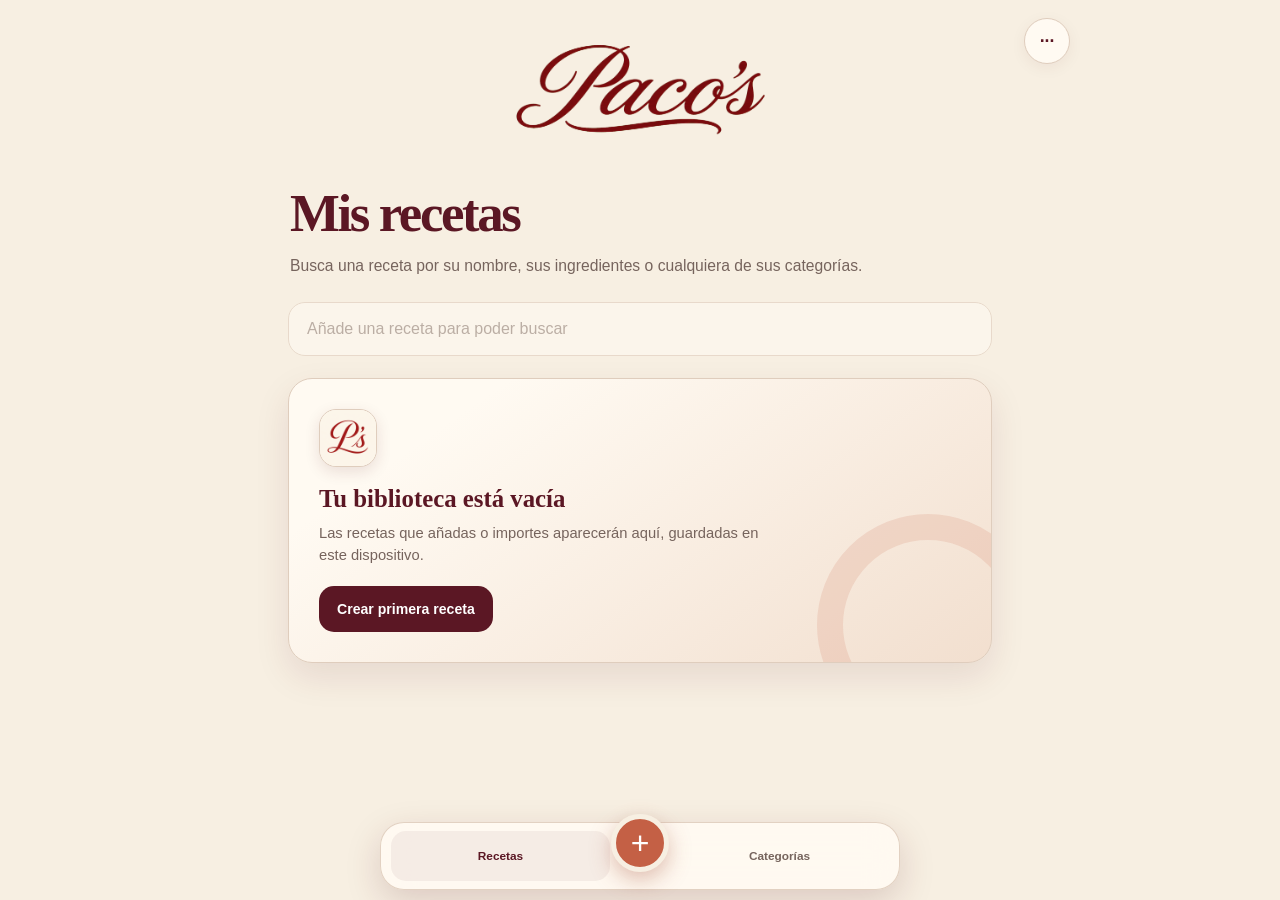
<file: index.html>
<!DOCTYPE html>
<html lang="es">
<head>
    <meta charset="UTF-8">

    <!-- Adapta la web al ancho de la pantalla del móvil -->
    <meta name="viewport" content="width=device-width, initial-scale=1.0">

    <!-- Color de la interfaz cuando se abra como aplicación -->
    <meta name="theme-color" content="#5B1724">
<link rel="manifest" href="manifest.webmanifest">
<link rel="apple-touch-icon" href="assets/PacosAppIcon-180.png">

    <title>Paco's — Mis recetas</title>

    <!-- Archivo que contendrá todo el diseño visual -->
    <link rel="stylesheet" href="styles.css?v=11-2">
</head>

<body>

    <div class="app-shell">

        <!-- CABECERA -->
        <header class="app-header">

           <a
    class="brand-logo"
    href="#recetas"
    aria-label="Paco's — Ir a Mis recetas"
>
    <img
        src="assets/PacosWordmark.png"
        alt="Paco's"
    >
</a>

           <div class="recipe-options">

    <button
        class="options-button"
        type="button"
        id="library-options-button"
        aria-label="Más opciones"
        aria-expanded="false"
        aria-controls="library-options-menu"
    >
        ···
    </button>

    <div
        class="recipe-options-menu"
        id="library-options-menu"
        hidden
    >
        <button
            class="recipe-options-action"
            type="button"
            id="open-import-button"
        >
            Importar receta
        </button>
        
        <button
    class="recipe-options-action"
    type="button"
    id="export-backup-button"
>
    Crear copia de seguridad
</button>
        
        <button
    class="recipe-options-action"
    type="button"
    id="restore-backup-button"
>
    Restaurar copia de seguridad
</button>

<button
    class="recipe-options-action"
    type="button"
    id="merge-library-button"
>
    Fusionar bibliotecas
</button>

<a
    class="recipe-options-action"
    href="faq.html"
>
    Ayuda y preguntas frecuentes
</a>

<input
    type="file"
    id="restore-backup-file"
    accept=".json,application/json"
    hidden
>

<input
    type="file"
    id="merge-library-file"
    accept=".json,application/json"
    hidden
>
        
    </div>

</div>

        </header>


        <!-- CONTENIDO PRINCIPAL -->
        <main class="page-content" id="recetas">

            <!-- PRESENTACIÓN DE LA PANTALLA -->
            <section class="page-introduction">

                <h1 class="page-title">Mis recetas</h1>

                <p class="page-description">
                    Busca una receta por su nombre, sus ingredientes
                    o cualquiera de sus categorías.
                </p>

            </section>


            <!-- BUSCADOR -->
            <section class="search-section">

                <label
                    class="visually-hidden"
                    for="buscador-recetas"
                >
                    Buscar recetas
                </label>

                <input
                    class="search-input"
                    type="search"
                    id="buscador-recetas"
                    name="buscador-recetas"
                    placeholder="Título, ingrediente o categoría"
                >

            </section>


            <!-- BIBLIOTECA VACÍA -->
            <section class="empty-library-card">

               <div class="empty-library-symbol" aria-hidden="true">
    <img
        src="assets/PacosAppIcon-1024.png"
        alt=""
    >
</div>

                <h2 class="empty-library-title">
                    Tu biblioteca está vacía
                </h2>

                <p class="empty-library-text">
                    Las recetas que añadas o importes
                    aparecerán aquí, guardadas en este dispositivo.
                </p>

              <a
   				 class="primary-button"
   				 href="editor.html"
			>
    				Crear primera receta
</a>

            </section>


        </main>


        <!-- NAVEGACIÓN PRINCIPAL PARA MÓVIL -->
        <nav
            class="bottom-navigation"
            aria-label="Navegación principal"
        >

            <a
                class="navigation-link active"
                href="#recetas"
            >
                Recetas
            </a>

            <a
                class="add-recipe-button"
                href="editor.html"
                aria-label="Crear una receta"
            >
                +
            </a>

            <a
                class="navigation-link"
                href="categories.html"
            >
                Categorías
            </a>

        </nav>

    </div>
    
    <!-- CUADRO DE IMPORTACIÓN DE RECETAS -->
<dialog
    class="import-dialog"
    id="import-recipe-dialog"
    aria-labelledby="import-dialog-title"
>

    <div class="import-dialog-content">

        <header class="import-dialog-header">

            <div>

                <h2
                    class="import-dialog-title"
                    id="import-dialog-title"
                >
                    Importar receta
                </h2>

                <p class="import-dialog-description">
                    Selecciona un archivo JSON o pega directamente
                    el contenido de una receta.
                </p>

            </div>

            <button
                class="import-dialog-close"
                type="button"
                id="close-import-button"
                aria-label="Cerrar"
            >
                ×
            </button>

        </header>


        <div class="import-file-section">

            <label
                class="import-file-button"
                for="import-recipe-file"
            >
                Seleccionar archivo JSON
            </label>

            <input
                class="visually-hidden"
                type="file"
                id="import-recipe-file"
                accept=".json,application/json"
            >

            <p
                class="import-file-name"
                id="import-file-name"
            >
                Ningún archivo seleccionado
            </p>

        </div>


        <div
            class="import-divider"
            aria-hidden="true"
        >
            <span>o pega el JSON</span>
        </div>


        <label class="import-json-field">

            <span class="import-json-label">
                Contenido de la receta
            </span>

            <textarea
                class="import-json-textarea"
                id="import-json-text"
                rows="10"
                placeholder='{ "format": "pacos-recipe", ... }'
                spellcheck="false"
            ></textarea>

        </label>


        <p
            class="import-status"
            id="import-status"
            role="status"
            aria-live="polite"
        ></p>


        <div class="import-dialog-actions">

            <button
                class="secondary-button"
                type="button"
                id="cancel-import-button"
            >
                Cancelar
            </button>

            <button
                class="primary-button"
                type="button"
                id="confirm-import-button"
            >
                Importar
            </button>

        </div>

    </div>

</dialog>

<!-- CUADRO DE FUSIÓN DE BIBLIOTECAS -->
<dialog
    class="import-dialog"
    id="merge-library-dialog"
    aria-labelledby="merge-library-title"
>

    <div class="import-dialog-content">

        <header class="import-dialog-header">

            <div>

                <h2
                    class="import-dialog-title"
                    id="merge-library-title"
                >
                    Fusionar bibliotecas
                </h2>

                <p class="import-dialog-description">
                    Las recetas que ya tienes no se borrarán.
                </p>

            </div>

            <button
                class="import-dialog-close"
                type="button"
                id="close-merge-library-button"
                aria-label="Cerrar"
            >
                ×
            </button>

        </header>


        <div
            class="merge-library-summary"
            id="merge-library-summary"
        ></div>


        <fieldset
            class="merge-conflict-options"
            id="merge-conflict-options"
        >

            <legend>
                Recetas con el mismo identificador y cambios distintos
            </legend>

            <label class="merge-conflict-option">
                <input
                    type="radio"
                    name="merge-conflict-policy"
                    value="both"
                    checked
                >
                <span>
                    <strong>Guardar ambas</strong>
                    La receta entrante recibirá un identificador nuevo.
                </span>
            </label>

            <label class="merge-conflict-option">
                <input
                    type="radio"
                    name="merge-conflict-policy"
                    value="local"
                >
                <span>
                    <strong>Conservar mis recetas</strong>
                    Se omitirán las versiones diferentes del archivo.
                </span>
            </label>

            <label class="merge-conflict-option">
                <input
                    type="radio"
                    name="merge-conflict-policy"
                    value="incoming"
                >
                <span>
                    <strong>Usar las recetas del archivo</strong>
                    Sustituirán las versiones locales con el mismo identificador.
                </span>
            </label>

        </fieldset>


        <p class="merge-library-note">
            Tus notas personales nunca se sobrescribirán. Antes de fusionar,
            Paco's descargará una copia de seguridad de la biblioteca actual.
        </p>


        <p
            class="import-status"
            id="merge-library-status"
            role="status"
            aria-live="polite"
        ></p>


        <div class="import-dialog-actions">

            <button
                class="secondary-button"
                type="button"
                id="cancel-merge-library-button"
            >
                Cancelar
            </button>

            <button
                class="primary-button"
                type="button"
                id="confirm-merge-library-button"
            >
                Fusionar
            </button>

        </div>

    </div>

</dialog>
    
		<script src="card-colors.js?v=11-1"></script>
		<script src="storage.js?v=11-1"></script>
		<script src="recipe-validator.js?v=11-1"></script>
		<script src="app.js?v=11-1"></script>
		<script src="pwa.js?v=8-1"></script>

</body>
</html>
</file>
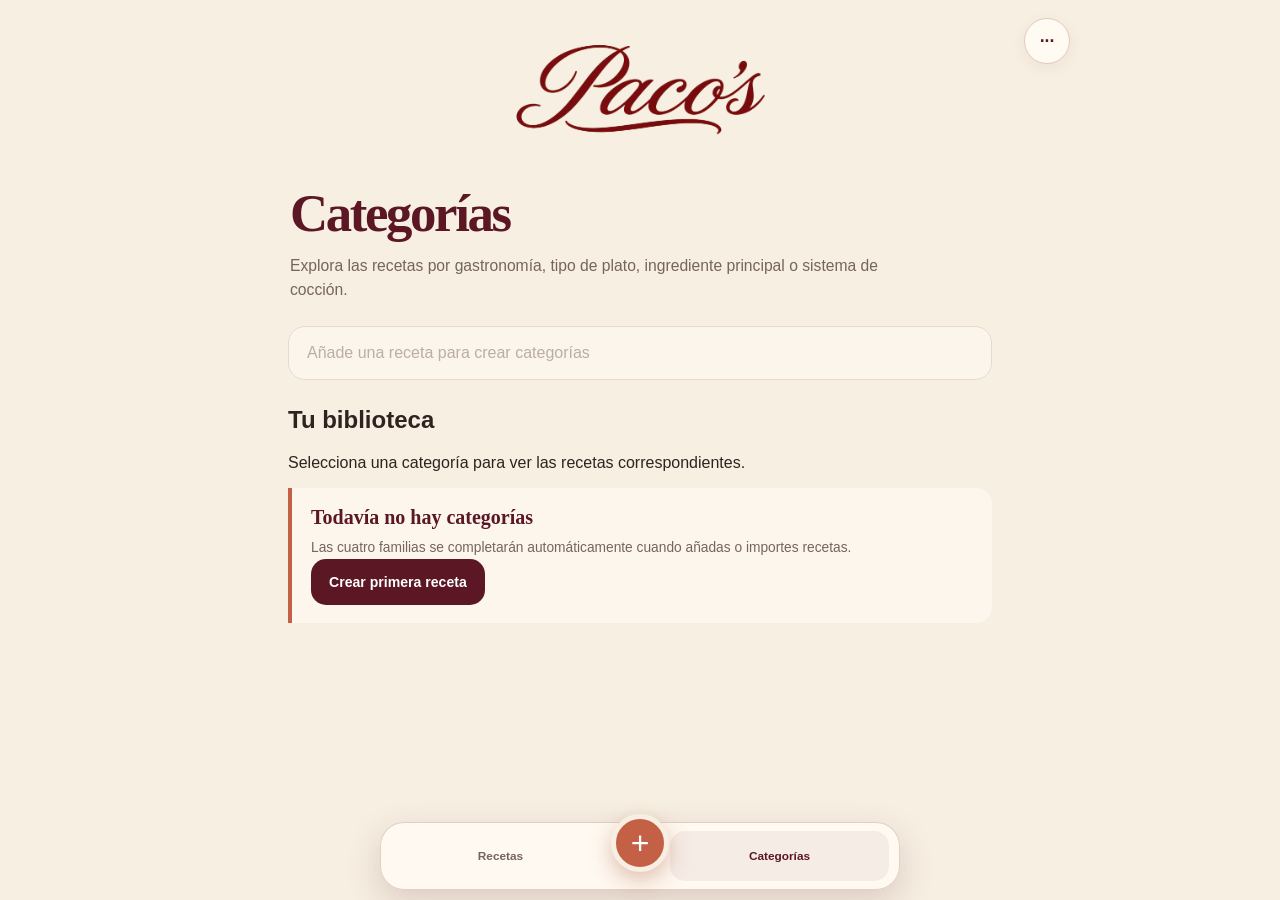
<file: categories.html>
<!DOCTYPE html>
<html lang="es">
<head>
    <meta charset="UTF-8">

    <meta
        name="viewport"
        content="width=device-width, initial-scale=1.0"
    >

    <meta name="theme-color" content="#5B1724">
<link rel="manifest" href="manifest.webmanifest">
<link rel="apple-touch-icon" href="assets/PacosAppIcon-180.png">

    <title>Categorías — Paco's</title>

    <link rel="stylesheet" href="styles.css?v=11-2">
</head>

<body>

    <div class="app-shell">

        <!-- CABECERA -->
        <header class="app-header">

            <a
                class="brand-logo"
                href="index.html"
                aria-label="Paco's — Ir a Mis recetas"
            >
                <img
                    src="assets/PacosWordmark.png"
                    alt="Paco's"
                >
            </a>

            <div
                class="recipe-options"
                id="categories-options"
            >

                <button
                    class="options-button"
                    type="button"
                    id="categories-options-button"
                    aria-label="Más opciones"
                    aria-expanded="false"
                    aria-controls="categories-options-menu"
                >
                    ···
                </button>

                <div
                    class="recipe-options-menu"
                    id="categories-options-menu"
                    hidden
                >
                    <a
                        class="recipe-options-action"
                        href="faq.html"
                    >
                        Ayuda y preguntas frecuentes
                    </a>
                </div>

            </div>

        </header>


        <!-- CONTENIDO PRINCIPAL -->
        <main
            class="page-content categories-page"
            id="categorias"
        >

            <!-- PRESENTACIÓN -->
            <section class="page-introduction">

                <h1 class="page-title">
                    Categorías
                </h1>

                <p class="page-description">
                    Explora las recetas por gastronomía,
                    tipo de plato, ingrediente principal
                    o sistema de cocción.
                </p>

            </section>


            <!-- BUSCADOR DE CATEGORÍAS -->
            <section class="search-section">

                <label
                    class="visually-hidden"
                    for="buscador-categorias"
                >
                    Buscar categorías
                </label>

                <input
                    class="search-input"
                    type="search"
                    id="buscador-categorias"
                    name="buscador-categorias"
                    placeholder="Buscar una categoría"
                >

            </section>


                        <!-- CATEGORÍAS REALES DE LA BIBLIOTECA -->
            <section
                class="library-categories-section"
                aria-labelledby="library-categories-title"
            >

                <div class="section-heading">

                    <h2
                        class="section-title"
                        id="library-categories-title"
                    >
                        Tu biblioteca
                    </h2>

                    <p class="section-description">
                        Selecciona una categoría para ver
                        las recetas correspondientes.
                    </p>

                </div>


                <!--
                    categories.js construye aquí las cuatro
                    familias a partir de IndexedDB.
                -->
                <div
                    class="categories-container"
                    id="categories-container"
                    aria-live="polite"
                >
                    <p class="categories-loading">
                        Cargando categorías…
                    </p>
                </div>

            </section>

        </main>


        <!-- NAVEGACIÓN PRINCIPAL -->
        <nav
            class="bottom-navigation"
            aria-label="Navegación principal"
        >

            <a
                class="navigation-link"
                href="index.html"
            >
                Recetas
            </a>

            <a
                class="add-recipe-button"
                href="editor.html"
                aria-label="Crear una receta"
            >
                +
            </a>

            <a
                class="navigation-link active"
                href="categories.html"
                aria-current="page"
            >
                Categorías
            </a>

        </nav>

    </div>


    <script src="storage.js?v=11-1"></script>
	<script src="categories.js?v=8-1"></script>
	<script src="pwa.js?v=8-1"></script>

</body>
</html>
</file>
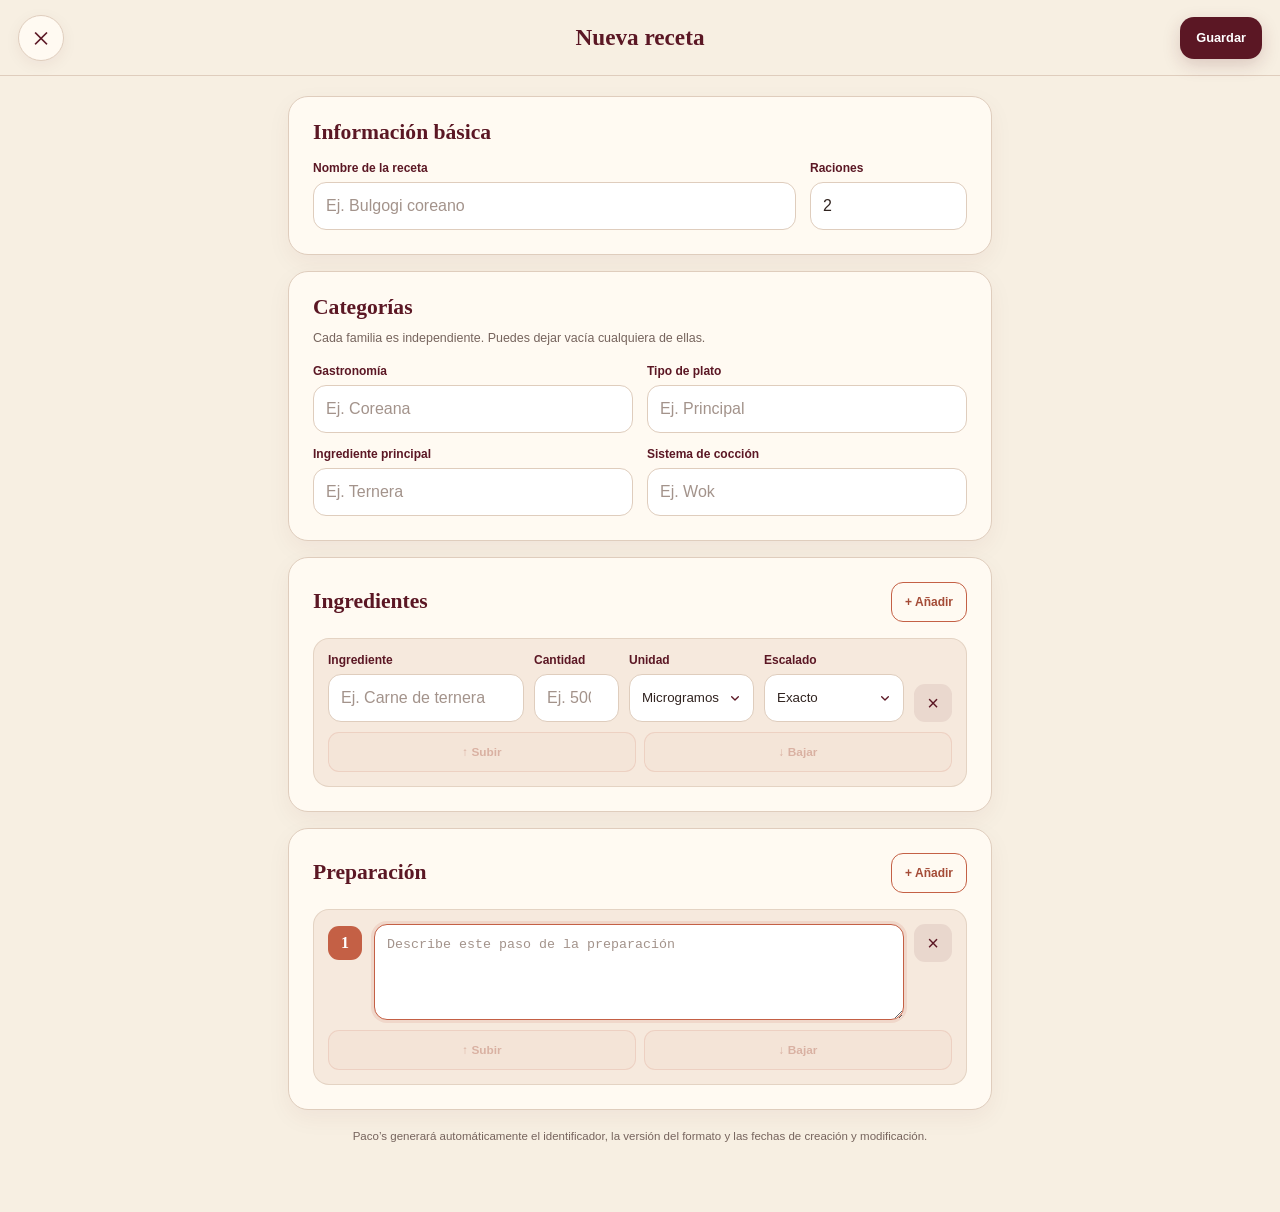
<file: editor.html>
<!DOCTYPE html>
<html lang="es">
<head>
    <meta charset="UTF-8">

    <meta
        name="viewport"
        content="width=device-width, initial-scale=1.0"
    >

    <meta name="theme-color" content="#5B1724">
<link rel="manifest" href="manifest.webmanifest">
<link rel="apple-touch-icon" href="assets/PacosAppIcon-180.png">

    <title>Nueva receta — Paco's</title>

    <link rel="stylesheet" href="styles.css?v=11-2">
</head>

<body>

    <div class="editor-shell">

        <!-- CABECERA DEL EDITOR -->
        <header class="editor-header">

            <a
                class="back-button editor-close-button"
                href="index.html"
                aria-label="Cerrar el editor"
            >
                ×
            </a>

            <h1 class="editor-page-title">
                Nueva receta
            </h1>

            <button
                class="save-recipe-button"
                type="submit"
                form="recipe-form"
            >
                Guardar
            </button>

        </header>


        <!-- FORMULARIO PRINCIPAL -->
        <main class="editor-page">

            <form
                class="recipe-form"
                id="recipe-form"
            >

                <!-- INFORMACIÓN BÁSICA -->
                <section class="editor-section">

                    <h2 class="editor-section-title">
                        Información básica
                    </h2>

                    <div class="editor-fields">

                        <label class="editor-field">

                            <span class="editor-field-label">
                                Nombre de la receta
                            </span>

                            <input
                                class="editor-input"
                                type="text"
                                id="recipe-title"
                                name="title"
                                placeholder="Ej. Bulgogi coreano"
                                required
                            >

                        </label>


                        <label class="editor-field">

                            <span class="editor-field-label">
                                Raciones
                            </span>

                            <input
                                class="editor-input"
                                type="number"
                                id="recipe-servings"
                                name="servings"
                                value="2"
                                min="1"
                                step="1"
                                inputmode="numeric"
                                required
                            >

                        </label>

                    </div>

                </section>


                <!-- CATEGORÍAS -->
                <section class="editor-section">

                    <h2 class="editor-section-title">
                        Categorías
                    </h2>

                    <p class="editor-section-description">
                        Cada familia es independiente.
                        Puedes dejar vacía cualquiera de ellas.
                    </p>

                    <div class="editor-category-fields">

                        <label class="editor-field">

                            <span class="editor-field-label">
                                Gastronomía
                            </span>

                            <input
                                class="editor-input"
                                type="text"
                                id="recipe-cuisine"
                                name="cuisines"
                                placeholder="Ej. Coreana"
                            >

                        </label>


                        <label class="editor-field">

                            <span class="editor-field-label">
                                Tipo de plato
                            </span>

                            <input
                                class="editor-input"
                                type="text"
                                id="recipe-dish-type"
                                name="dishTypes"
                                placeholder="Ej. Principal"
                            >

                        </label>


                        <label class="editor-field">

                            <span class="editor-field-label">
                                Ingrediente principal
                            </span>

                            <input
                                class="editor-input"
                                type="text"
                                id="recipe-main-ingredient"
                                name="mainIngredients"
                                placeholder="Ej. Ternera"
                            >

                        </label>


                        <label class="editor-field">

                            <span class="editor-field-label">
                                Sistema de cocción
                            </span>

                            <input
                                class="editor-input"
                                type="text"
                                id="recipe-cooking-method"
                                name="cookingMethods"
                                placeholder="Ej. Wok"
                            >

                        </label>

                    </div>

                </section>


                <!-- INGREDIENTES -->
                <section class="editor-section">

                    <div class="editor-section-heading">

                        <h2 class="editor-section-title">
                            Ingredientes
                        </h2>

                        <button
                            class="editor-add-button"
                            type="button"
                            id="add-ingredient-button"
                        >
                            + Añadir
                        </button>

                    </div>

                    <!--
                        editor.js introducirá aquí
                        las filas de ingredientes.
                    -->
                    <div
                        class="editor-list"
                        id="ingredients-editor"
                    >
                        <p class="editor-loading">
                            Preparando ingredientes…
                        </p>
                    </div>

                </section>


                <!-- PASOS -->
                <section class="editor-section">

                    <div class="editor-section-heading">

                        <h2 class="editor-section-title">
                            Preparación
                        </h2>

                        <button
                            class="editor-add-button"
                            type="button"
                            id="add-step-button"
                        >
                            + Añadir
                        </button>

                    </div>

                    <!--
                        editor.js introducirá aquí
                        los pasos de preparación.
                    -->
                    <div
                        class="editor-list"
                        id="steps-editor"
                    >
                        <p class="editor-loading">
                            Preparando pasos…
                        </p>
                    </div>

                </section>


                <!-- INFORMACIÓN AUTOMÁTICA -->
                <p class="editor-automatic-data-note">
                    Paco’s generará automáticamente el identificador,
                    la versión del formato y las fechas de creación
                    y modificación.
                </p>

            </form>

        </main>

    </div>


    <script src="storage.js?v=11-1"></script>
    <script src="editor.js?v=9-1"></script>
    <script src="pwa.js?v=8-1"></script>

</body>
</html>
</file>
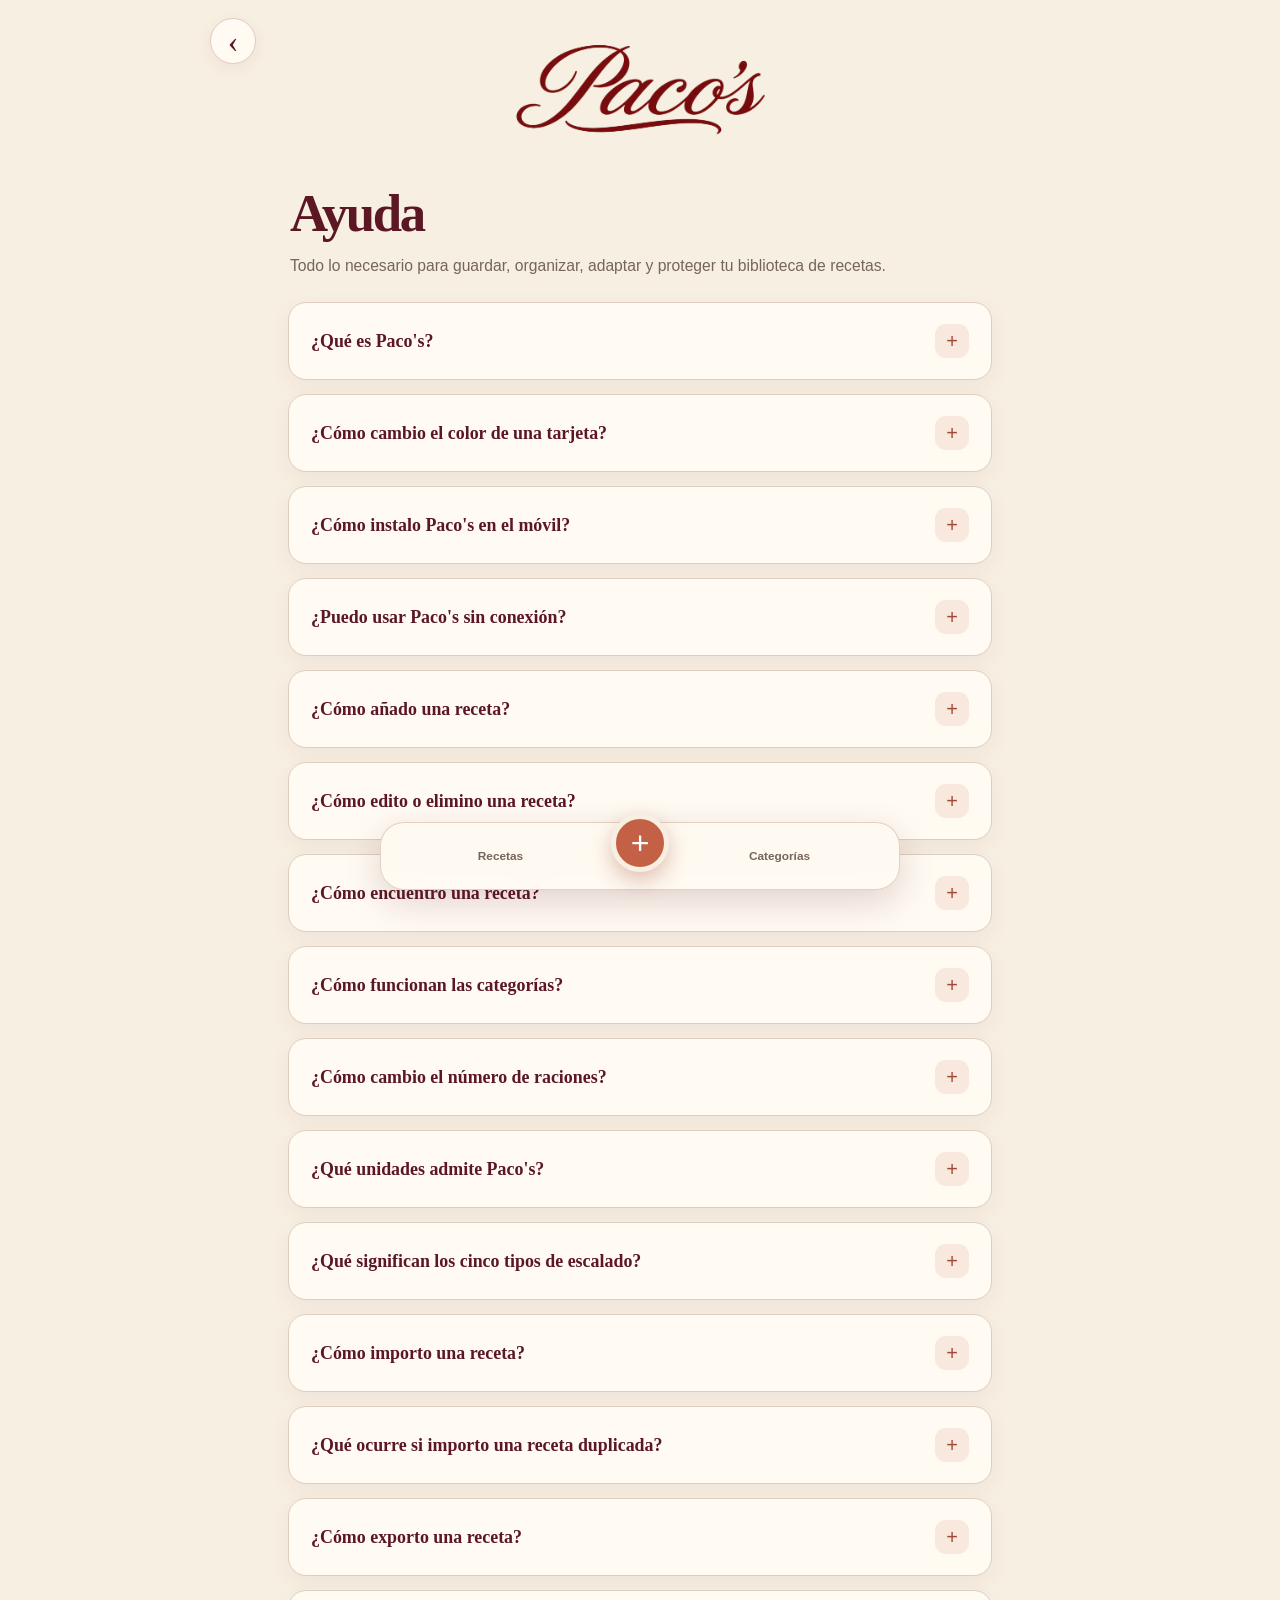
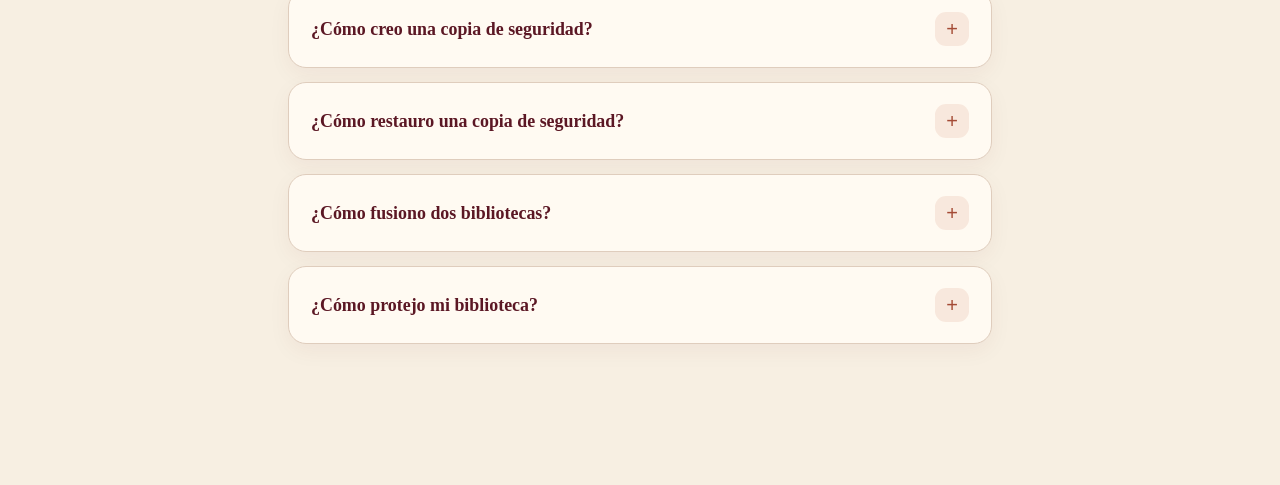
<file: faq.html>
<!DOCTYPE html>

<html lang="es">

<head>

    <meta charset="UTF-8">

    <meta
        name="viewport"
        content="width=device-width, initial-scale=1"
    >

    <meta name="theme-color" content="#5B1724">

<title>Ayuda — Paco's</title>

<link rel="manifest" href="manifest.webmanifest">
<link rel="apple-touch-icon" href="assets/PacosAppIcon-180.png">
<link rel="stylesheet" href="styles.css?v=11-2">

</head>

<body>

    <div class="app-shell">

        <header class="app-header">

            <a
                class="back-button"
                href="index.html"
                aria-label="Volver a las recetas"
            >
                ‹
            </a>

            <a
                class="brand-logo"
                href="index.html"
                aria-label="Ir a Mis recetas"
            >
                <img
                    src="assets/PacosWordmark.png"
                    alt="Paco's"
                >
            </a>

        </header>


        <main class="page-content faq-page">

            <section class="page-introduction">

                <h1 class="page-title">
                    Ayuda
                </h1>

                <p class="page-description">
                    Todo lo necesario para guardar, organizar,
                    adaptar y proteger tu biblioteca de recetas.
                </p>

            </section>


            <section
                class="faq-list"
                aria-label="Preguntas frecuentes"
            >

                <details class="faq-item">

                    <summary class="faq-question">
                        ¿Qué es Paco's?
                    </summary>

                    <div class="faq-answer">

                        <p>
                            Paco's es una biblioteca personal de recetas.
                            Puedes crear recetas, importarlas, buscarlas,
                            organizarlas por categorías y adaptar sus
                            cantidades al número de raciones.
                        </p>

                        <p>
                            Las recetas se guardan en este navegador y en
                            este dispositivo. No se envían a una cuenta ni
                            se sincronizan automáticamente con otros
                            dispositivos.
                        </p>

                    </div>

                </details>


                <details class="faq-item">

                    <summary class="faq-question">
                        ¿Cómo cambio el color de una tarjeta?
                    </summary>

                    <div class="faq-answer">

                        <p>
                            Abre la receta, pulsa el botón de tres puntos y
                            elige «Cambiar color de tarjeta». Puedes escoger
                            uno de los diez tonos de la paleta de Paco's. El
                            color se aplicará tanto en la biblioteca como en
                            la cabecera de la ficha de la receta.
                        </p>

                        <p>
                            Es completamente opcional. Si eliges «Automático»
                            o no utilizas esta función, las tarjetas seguirán
                            alternando los dos colores habituales.
                        </p>

                    </div>

                </details>


                <details class="faq-item">

                    <summary class="faq-question">
                        ¿Cómo instalo Paco's en el móvil?
                    </summary>

                    <div class="faq-answer">

                        <p>
                            La instalación estará disponible cuando Paco's
                            se abra desde su dirección publicada y segura.
                            Antes de instalarla, crea una copia de seguridad
                            completa de tu biblioteca.
                        </p>

                        <p>
                            <strong>En iPhone:</strong>
                            abre Paco's en Safari, pulsa el botón Más o
                            Compartir, elige «Añadir a pantalla de inicio»,
                            activa «Abrir como app web» si aparece y pulsa
                            «Añadir».
                        </p>

                        <p>
                            <strong>En Android:</strong>
                            abre Paco's en Chrome, pulsa el menú de tres
                            puntos, elige «Instalar y crear acceso directo»
                            y después «Instalar».
                        </p>

                        <p>
                            Según el dispositivo y el navegador, la app
                            instalada puede utilizar un espacio local distinto
                            del navegador. Si la biblioteca aparece vacía tras
                            instalarla, restaura en la app la copia completa
                            que creaste antes.
                        </p>

                    </div>

                </details>


                <details class="faq-item">

                    <summary class="faq-question">
                        ¿Puedo usar Paco's sin conexión?
                    </summary>

                    <div class="faq-answer">

                        <p>
                            Sí. Después de abrir Paco's una vez con conexión,
                            sus pantallas y recursos esenciales quedan
                            disponibles en el dispositivo.
                        </p>

                        <p>
                            Sin conexión puedes consultar, buscar, crear,
                            editar y eliminar recetas, utilizar las categorías
                            y cambiar las raciones. Los cambios se guardan
                            localmente y continúan disponibles cuando vuelve
                            la conexión.
                        </p>

                        <p>
                            Las actualizaciones de la aplicación sustituyen
                            únicamente sus archivos de funcionamiento: no
                            reemplazan la biblioteca ni sus notas. Aun así,
                            borrar los datos del sitio o desinstalar la app
                            puede eliminar los datos locales, por lo que debes
                            conservar copias de seguridad periódicas.
                        </p>

                    </div>

                </details>


                <details class="faq-item">

                    <summary class="faq-question">
                        ¿Cómo añado una receta?
                    </summary>

                    <div class="faq-answer">

                        <p>
                            Pulsa el botón circular con el signo más situado
                            en la navegación inferior.
                        </p>

                        <p>
                            Escribe el nombre, las raciones, las categorías,
                            los ingredientes y los pasos de preparación.
                            Puedes añadir, eliminar y reordenar ingredientes
                            y pasos antes de guardar.
                        </p>

                        <p>
                            En cada familia de categorías puedes escribir
                            varios valores separados por comas. Por ejemplo:
                            «Asiática, Coreana».
                        </p>

                    </div>

                </details>


                <details class="faq-item">

                    <summary class="faq-question">
                        ¿Cómo edito o elimino una receta?
                    </summary>

                    <div class="faq-answer">

                        <p>
                            Abre la receta y pulsa el botón de tres puntos
                            situado en la esquina superior derecha.
                        </p>

                        <p>
                            Elige «Editar receta» para modificarla. Paco's
                            conservará su identificador y su fecha de
                            creación, y actualizará la fecha de modificación.
                        </p>

                        <p>
                            Si eliges «Eliminar receta», tendrás que confirmar
                            la operación. También se eliminarán las notas
                            asociadas a esa receta.
                        </p>

                    </div>

                </details>


                <details class="faq-item">

                    <summary class="faq-question">
                        ¿Cómo encuentro una receta?
                    </summary>

                    <div class="faq-answer">

                        <p>
                            Utiliza el buscador de la pantalla «Recetas».
                            La búsqueda revisa el título, los ingredientes
                            y todas las categorías de la biblioteca.
                        </p>

                        <p>
                            Puedes escribir varias palabras. Paco's mostrará
                            las recetas en las que aparezcan todas ellas,
                            aunque estén en campos diferentes.
                        </p>

                        <p>
                            La búsqueda no distingue entre mayúsculas y
                            minúsculas ni entre palabras con o sin tilde.
                        </p>

                    </div>

                </details>


                <details class="faq-item">

                    <summary class="faq-question">
                        ¿Cómo funcionan las categorías?
                    </summary>

                    <div class="faq-answer">

                        <p>
                            La pestaña «Categorías» reúne automáticamente
                            los datos de todas las recetas guardadas.
                        </p>

                        <p>
                            Las categorías se distribuyen en cuatro familias:
                            gastronomías, tipos de plato, ingredientes
                            principales y sistemas de cocción.
                        </p>

                        <p>
                            Junto a cada categoría aparece el número de
                            recetas que contiene. Púlsala para abrir la
                            lista correspondiente.
                        </p>

                    </div>

                </details>


                <details class="faq-item">

                    <summary class="faq-question">
                        ¿Cómo cambio el número de raciones?
                    </summary>

                    <div class="faq-answer">

                        <p>
                            Abre una receta y utiliza los botones de más y
                            menos del selector de raciones. Los ingredientes
                            se recalcularán a partir de las raciones originales.
                        </p>

                        <p>
                            La receta guardada no se modifica: el cambio
                            afecta únicamente a las cantidades mostradas
                            en ese momento.
                        </p>

                    </div>

                </details>


                <details class="faq-item">

                    <summary class="faq-question">
                        ¿Qué unidades admite Paco's?
                    </summary>

                    <div class="faq-answer">

                        <p>
                            Los ingredientes pueden expresarse con cualquier
                            unidad del sistema métrico. El editor ofrece las
                            más frecuentes —microgramos, miligramos, gramos,
                            kilogramos, mililitros, centilitros, decilitros y
                            litros— y permite escribir otra mediante la opción
                            «Otra unidad métrica».
                        </p>

                        <p>
                            También siguen disponibles las unidades, dientes,
                            cucharadas, cucharaditas, tazas y «al gusto». Las
                            unidades métricas escritas manualmente se conservan
                            y se muestran tal como se hayan introducido.
                        </p>

                        <p>
                            Paco's puede mostrar en kilogramos las cantidades
                            de mil gramos o más. También puede expresar ciertas
                            cantidades de cucharaditas como medias cucharadas
                            cuando la conversión es exacta.
                        </p>

                    </div>

                </details>


                <details class="faq-item">

                    <summary class="faq-question">
                        ¿Qué significan los cinco tipos de escalado?
                    </summary>

                    <div class="faq-answer">

                        <p>
                            <strong>Exacto:</strong>
                            multiplica la cantidad en la misma proporción
                            que las raciones.
                        </p>

                        <p>
                            <strong>Culinario:</strong>
                            aplica la proporción y redondea a medidas cómodas
                            de cocina. Las piezas se redondean hacia arriba
                            a medias unidades.
                        </p>

                        <p>
                            <strong>Discreto:</strong>
                            se utiliza para elementos que conviene contar
                            enteros. Si el resultado no es exacto, muestra
                            un intervalo entre dos cantidades enteras.
                        </p>

                        <p>
                            <strong>Suave:</strong>
                            aumenta o reduce el ingrediente con menos
                            intensidad que un escalado proporcional. También
                            aplica los redondeos culinarios.
                        </p>

                        <p>
                            <strong>Libre:</strong>
                            no calcula una cantidad y muestra el ingrediente
                            como «al gusto».
                        </p>

                    </div>

                </details>


                <details class="faq-item">

                    <summary class="faq-question">
                        ¿Cómo importo una receta?
                    </summary>

                    <div class="faq-answer">

                        <p>
                            En la pantalla «Recetas», abre el botón de tres
                            puntos y elige «Importar receta».
                        </p>

                        <p>
                            Puedes seleccionar un archivo JSON o pegar su
                            contenido. Paco's comprobará estrictamente que
                            sea una receta individual válida de su formato
                            actual antes de guardarla.
                        </p>

                        <p>
                            Si el archivo pertenece al formato antiguo,
                            Paco's lo indicará claramente, pero no lo
                            convertirá automáticamente.
                        </p>

                    </div>

                </details>


                <details class="faq-item">

                    <summary class="faq-question">
                        ¿Qué ocurre si importo una receta duplicada?
                    </summary>

                    <div class="faq-answer">

                        <p>
                            Paco's nunca sobrescribe silenciosamente una
                            receta existente.
                        </p>

                        <p>
                            Si la receta es idéntica, te avisará de que ya
                            está guardada. Si comparte identificador pero
                            contiene cambios, podrás decidir si deseas
                            sustituir la versión existente.
                        </p>

                    </div>

                </details>


                <details class="faq-item">

                    <summary class="faq-question">
                        ¿Cómo exporto una receta?
                    </summary>

                    <div class="faq-answer">

                        <p>
                            Abre la receta, pulsa el botón de tres puntos
                            y elige «Exportar receta».
                        </p>

                        <p>
                            Se descargará un archivo JSON que podrás conservar
                            o importar en otra biblioteca de Paco's. La
                            exportación individual no incluye las notas
                            asociadas a la receta.
                        </p>

                    </div>

                </details>


                <details class="faq-item">

                    <summary class="faq-question">
                        ¿Cómo creo una copia de seguridad?
                    </summary>

                    <div class="faq-answer">

                        <p>
                            En la pantalla «Recetas», abre el botón de tres
                            puntos y elige «Crear copia de seguridad».
                        </p>

                        <p>
                            La copia contiene la biblioteca completa, sus
                            notas y los colores personalizados de las tarjetas.
                            Guárdala en un lugar seguro, especialmente
                            antes de borrar datos del navegador, cambiar de
                            dispositivo o realizar cambios importantes.
                        </p>

                    </div>

                </details>


                <details class="faq-item">

                    <summary class="faq-question">
                        ¿Cómo restauro una copia de seguridad?
                    </summary>

                    <div class="faq-answer">

                        <p>
                            En la pantalla «Recetas», abre el botón de tres
                            puntos y elige «Restaurar copia de seguridad».
                            Después selecciona un archivo de copia completa
                            de Paco's.
                        </p>

                        <p>
                            El archivo se validará antes de realizar ningún
                            cambio. Si confirmas la restauración, su biblioteca
                            sus notas y sus colores personalizados sustituirán
                            por completo a los que estén guardados en ese
                            momento.
                        </p>

                    </div>

                </details>


                <details class="faq-item">

                    <summary class="faq-question">
                        ¿Cómo fusiono dos bibliotecas?
                    </summary>

                    <div class="faq-answer">

                        <p>
                            En la pantalla «Recetas», abre el botón de tres
                            puntos y elige «Fusionar bibliotecas». Selecciona
                            una copia de seguridad completa de Paco's.
                        </p>

                        <p>
                            Las recetas que solo estén en el archivo se
                            añadirán y las idénticas se omitirán. Si dos
                            recetas comparten identificador pero contienen
                            cambios diferentes, podrás guardar ambas,
                            conservar la versión local o utilizar la del
                            archivo.
                        </p>

                        <p>
                            La fusión nunca borra recetas que no estén en el
                            archivo ni sobrescribe tus notas personales. Las
                            notas entrantes solo se añadirán cuando no exista
                            ya una nota local. Del mismo modo, un color entrante
                            nunca sustituye un color elegido localmente. Antes
                            de realizar el cambio,
                            Paco's descargará automáticamente una copia de
                            seguridad de la biblioteca actual.
                        </p>

                    </div>

                </details>


                <details class="faq-item">

                    <summary class="faq-question">
                        ¿Cómo protejo mi biblioteca?
                    </summary>

                    <div class="faq-answer">

                        <p>
                            Crea copias de seguridad periódicas y consérvalas
                            fuera del navegador. Los datos locales pueden
                            perderse si se borran los datos del sitio o se
                            elimina el almacenamiento del navegador.
                        </p>

                        <p>
                            También puedes exportar por separado las recetas
                            especialmente importantes.
                        </p>

                    </div>

                </details>

            </section>

        </main>


        <nav
            class="bottom-navigation"
            aria-label="Navegación principal"
        >

            <a
                class="navigation-link"
                href="index.html"
            >
                Recetas
            </a>

            <a
                class="add-recipe-button"
                href="editor.html"
                aria-label="Añadir una receta"
            >
                +
            </a>

            <a
                class="navigation-link"
                href="categories.html"
            >
                Categorías
            </a>

        </nav>

    </div>

<script src="pwa.js?v=8-1"></script>

</body>

</html>
</file>
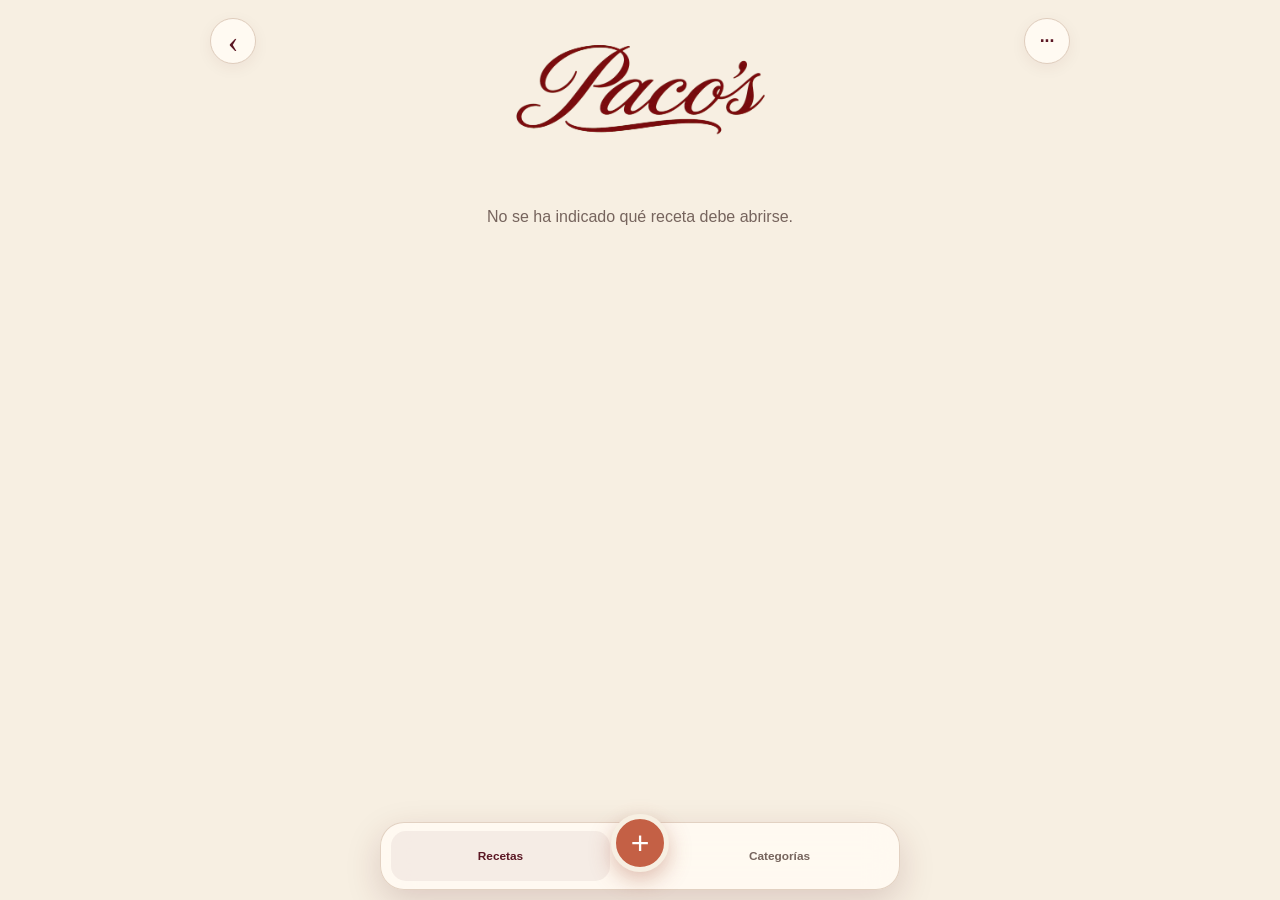
<file: recipe.html>
<!DOCTYPE html>
<html lang="es">
<head>
    <meta charset="UTF-8">

    <meta
        name="viewport"
        content="width=device-width, initial-scale=1.0"
    >

    <meta name="theme-color" content="#5B1724">
<link rel="manifest" href="manifest.webmanifest">
<link rel="apple-touch-icon" href="assets/PacosAppIcon-180.png">

    <title>Receta — Paco's</title>

    <!-- Reutilizamos el mismo diseño general -->
    <link rel="stylesheet" href="styles.css?v=11-2">
</head>

<body>

    <div class="app-shell">

        <!-- CABECERA DE LA FICHA -->
        <header class="app-header detail-header">

            <a
                class="back-button"
                href="index.html"
                aria-label="Volver a Mis recetas"
            >
                ‹
            </a>

            <a
                class="brand-logo"
                href="index.html"
                aria-label="Paco's — Ir a Mis recetas"
            >
                <img
                    src="assets/PacosWordmark.png"
                    alt="Paco's"
                >
            </a>

            <div class="recipe-options">

    <button
        class="options-button"
        type="button"
        id="recipe-options-button"
        aria-label="Más opciones"
        aria-expanded="false"
        aria-controls="recipe-options-menu"
    >
        ···
    </button>

    <div
        class="recipe-options-menu"
        id="recipe-options-menu"
        hidden
    >
                <button
            class="recipe-options-action"
            type="button"
            id="export-recipe-button"
        >
            Exportar receta
        </button>

        <a
            class="recipe-options-action"
            id="edit-recipe-link"
            href="editor.html"
            hidden
        >
            Editar receta
        </a>

        <button
            class="recipe-options-action"
            type="button"
            id="change-card-color-button"
            hidden
        >
            Cambiar color de tarjeta
        </button>

        <button
            class="recipe-options-action recipe-options-danger"
            type="button"
            id="delete-recipe-button"
            hidden
        >
            Eliminar receta
        </button>
        
    </div>

    <dialog
        class="import-dialog card-color-dialog"
        id="card-color-dialog"
        aria-labelledby="card-color-dialog-title"
    >
        <div class="import-dialog-content">
            <header class="import-dialog-header">
                <div>
                    <h2
                        class="import-dialog-title"
                        id="card-color-dialog-title"
                    >
                        Color de la tarjeta
                    </h2>

                    <p class="import-dialog-description">
                        Elige un color para esta receta o conserva
                        la alternancia automática de Paco's.
                    </p>
                </div>

                <button
                    class="import-dialog-close"
                    type="button"
                    id="close-card-color-dialog-button"
                    aria-label="Cerrar"
                >
                    ×
                </button>
            </header>

            <form id="card-color-form">
                <div id="card-color-options"></div>

                <p
                    class="import-status"
                    id="card-color-status"
                    role="status"
                    aria-live="polite"
                ></p>

                <div class="import-dialog-actions">
                    <button
                        class="secondary-button"
                        type="button"
                        id="cancel-card-color-button"
                    >
                        Cancelar
                    </button>

                    <button
                        class="primary-button"
                        type="submit"
                    >
                        Guardar color
                    </button>
                </div>
            </form>
        </div>
    </dialog>

</div>

        </header>


               <!--
            JavaScript introducirá aquí la receta
            seleccionada en la biblioteca.
        -->
        <main
            class="recipe-detail-page"
            id="recipe-detail"
            aria-live="polite"
        >

            <p class="recipe-loading">
                Cargando receta…
            </p>

        </main>


        <!-- NAVEGACIÓN INFERIOR -->
        <nav
            class="bottom-navigation"
            aria-label="Navegación principal"
        >

            <a
                class="navigation-link active"
                href="index.html"
            >
                Recetas
            </a>

            <a
                class="add-recipe-button"
                href="editor.html"
                aria-label="Crear una receta"
            >
                +
            </a>

            <a
                class="navigation-link"
                href="categories.html"
            >
                Categorías
            </a>

        </nav>

    </div>


    <!-- Funcionamiento específico de la ficha -->
   <script src="card-colors.js?v=11-1"></script>
   <script src="storage.js?v=11-1"></script>
	<script src="recipe-detail.js?v=11-2"></script>
	<script src="pwa.js?v=8-1"></script>

</body>
</html>
</file>
<file: styles.css>
/* =========================================================
   PACO'S
   Hoja de estilos principal
   ========================================================= */


/* ---------------------------------------------------------
   1. COLORES Y VARIABLES GENERALES
   --------------------------------------------------------- */

:root {
    --color-crema: #F7EFE2;
    --color-crema-claro: #FFFAF2;
    --color-vino: #5B1724;
    --color-vino-claro: #7A2636;
    --color-terracota: #C46045;
    --color-terracota-oscuro: #A44B36;
    --color-texto: #30231F;
    --color-texto-suave: #76645D;
    --color-borde: #DFCDBD;

    --sombra-tarjeta:
        0 14px 35px rgba(91, 23, 36, 0.10);

    --radio-grande: 24px;
    --radio-medio: 17px;
}


/* ---------------------------------------------------------
   2. AJUSTES GENERALES
   --------------------------------------------------------- */

* {
    box-sizing: border-box;
}

html {
    background-color: var(--color-crema);
    scroll-behavior: smooth;
}

body {
    min-width: 320px;
    min-height: 100vh;
    margin: 0;

    color: var(--color-texto);
    background-color: var(--color-crema);

    font-family:
        -apple-system,
        BlinkMacSystemFont,
        "Segoe UI",
        sans-serif;
}

button,
input {
    font: inherit;
}

button,
a {
    -webkit-tap-highlight-color: transparent;
}

button {
    color: inherit;
    cursor: pointer;
}


/* ---------------------------------------------------------
   3. CONTENEDOR GENERAL DE LA APLICACIÓN
   --------------------------------------------------------- */

.app-shell {
    min-height: 100vh;

    /*
       Este espacio evita que la navegación inferior
       tape el contenido de la página.
    */
    padding-bottom:
        calc(105px + env(safe-area-inset-bottom));
}


/* ---------------------------------------------------------
   4. CABECERA
   --------------------------------------------------------- */

.app-header {
    position: relative;

    display: flex;
    align-items: center;
    justify-content: center;

    width: 100%;
    max-width: 900px;
    margin: 0 auto;

    padding:
        calc(18px + env(safe-area-inset-top))
        20px
        12px;
}

.brand-logo {
    display: block;

    /*
       El tamaño se adapta progresivamente:
       es más contenido en móvil y mayor en ordenador.
    */
    width: clamp(195px, 56vw, 390px);
    height: clamp(70px, 20vw, 140px);

    overflow: hidden;

    text-decoration: none;
}

.brand-logo img {
    display: block;

    width: 100%;
    height: 100%;

    object-fit: contain;

    /*
       La imagen original tiene bastante espacio transparente.
       Esta ampliación encuadra únicamente el logotipo.
    */
    transform: scale(1.42);
    transform-origin: center;
}

.options-button {
    position: absolute;
    top: calc(18px + env(safe-area-inset-top));
    right: 20px;

    display: grid;
    place-items: center;

    width: 46px;
    height: 46px;
    padding: 0;

    color: var(--color-vino);
    background-color: var(--color-crema-claro);

    border: 1px solid var(--color-borde);
    border-radius: 50%;

    font-size: 1.1rem;
    font-weight: 700;

    box-shadow:
        0 4px 16px rgba(91, 23, 36, 0.06);
}

/* Botón para regresar desde la ficha de receta */

.back-button {
    position: absolute;
    top: calc(18px + env(safe-area-inset-top));
    left: 20px;

    display: grid;
    place-items: center;

    width: 46px;
    height: 46px;
    padding: 0;

    color: var(--color-vino);
    background-color: var(--color-crema-claro);

    border: 1px solid var(--color-borde);
    border-radius: 50%;

    font-family:
        Georgia,
        "Times New Roman",
        serif;

    font-size: 2rem;
    font-weight: 400;
    line-height: 1;
    text-decoration: none;

    box-shadow:
        0 4px 16px rgba(91, 23, 36, 0.06);
}

.back-button:active {
    transform: translateY(1px);
}

/* ---------------------------------------------------------
   5. CONTENIDO PRINCIPAL
   --------------------------------------------------------- */

.page-content {
    width: 100%;
    max-width: 760px;

    margin: 0 auto;
    padding: 10px 18px 30px;
}

.page-introduction {
    margin: 8px 2px 24px;
}

.page-title {
    margin: 0;

    color: var(--color-vino);

    font-family:
        Georgia,
        "Times New Roman",
        serif;

    font-size: clamp(2.2rem, 10vw, 3.3rem);
    line-height: 0.98;
    letter-spacing: -0.045em;
}

.page-description {
    max-width: 600px;
    margin: 14px 0 0;

    color: var(--color-texto-suave);

    font-size: 0.98rem;
    line-height: 1.55;
}


/* ---------------------------------------------------------
   6. BUSCADOR
   --------------------------------------------------------- */

.search-section {
    margin-bottom: 22px;
}

.search-input {
    width: 100%;
    min-height: 54px;

    padding: 0 18px;

    color: var(--color-texto);
    background-color: var(--color-crema-claro);

    border: 1px solid var(--color-borde);
    border-radius: var(--radio-medio);

    outline: none;

    box-shadow:
        0 8px 25px rgba(91, 23, 36, 0.06);

    appearance: none;
    -webkit-appearance: none;
}

.search-input::placeholder {
    color: #97877F;
}

.search-input:focus {
    border-color: var(--color-terracota);

    box-shadow:
        0 0 0 3px rgba(196, 96, 69, 0.15);
}


/*
   Oculta visualmente la etiqueta del buscador,
   pero permite que los lectores de pantalla la detecten.
*/

.visually-hidden {
    position: absolute;

    width: 1px;
    height: 1px;

    padding: 0;
    margin: -1px;

    overflow: hidden;
    clip: rect(0, 0, 0, 0);

    white-space: nowrap;
    border: 0;
}


/* ---------------------------------------------------------
   7. TARJETA DE BIBLIOTECA VACÍA
   --------------------------------------------------------- */

.empty-library-card {
    position: relative;

    overflow: hidden;

    padding: 25px;

    background:
        linear-gradient(
            145deg,
            var(--color-crema-claro) 20%,
            #F2DFCF
        );

    border: 1px solid var(--color-borde);
    border-radius: var(--radio-grande);

    box-shadow: var(--sombra-tarjeta);
}


/*
   Círculo decorativo situado en la esquina inferior.
*/

.empty-library-card::after {
    position: absolute;
    right: -48px;
    bottom: -74px;

    width: 170px;
    height: 170px;

    content: "";

    border: 26px solid rgba(196, 96, 69, 0.14);
    border-radius: 50%;

    pointer-events: none;
}

.empty-library-symbol {
    width: 58px;
    height: 58px;
    margin-bottom: 18px;

    overflow: hidden;

    background-color: var(--color-crema-claro);

    border: 1px solid var(--color-borde);
    border-radius: 17px;

    box-shadow:
        0 5px 15px rgba(91, 23, 36, 0.12);
}

.empty-library-symbol img {
    display: block;

    width: 100%;
    height: 100%;

    object-fit: cover;
}

.empty-library-title {
    position: relative;
    z-index: 1;

    margin: 0;

    color: var(--color-vino);

    font-family:
        Georgia,
        "Times New Roman",
        serif;

    font-size: 1.55rem;
    line-height: 1.1;
}

.empty-library-text {
    position: relative;
    z-index: 1;

    max-width: 470px;
    margin: 10px 0 20px;

    color: var(--color-texto-suave);

    font-size: 0.92rem;
    line-height: 1.5;
}

.primary-button {
    position: relative;
    z-index: 1;

    display: inline-flex;
    align-items: center;
    justify-content: center;

    min-height: 46px;
    padding: 0 18px;

    color: white;
    background-color: var(--color-vino);

    border: 0;
    border-radius: 15px;

    font-size: 0.88rem;
    font-weight: 750;
    text-decoration: none;
}


/* ---------------------------------------------------------
   8. CABECERAS Y TARJETAS DE LA BIBLIOTECA
   --------------------------------------------------------- */
   
   .demo-placeholder {
    position: relative;

    overflow: hidden;

    min-height: 170px;
    padding: 22px;

    color: white;
    background-color: var(--color-vino);

    border-radius: var(--radio-grande);

    box-shadow: var(--sombra-tarjeta);
}


/*
   Forma decorativa terracota.
*/

.demo-placeholder::after {
    position: absolute;
    right: -45px;
    bottom: -60px;

    width: 145px;
    height: 145px;

    content: "";

    background-color: var(--color-terracota);
    border-radius: 50%;
}


.demo-label {
    position: relative;
    z-index: 1;

    display: inline-block;

    margin: 0;
    padding: 7px 10px;

    color: #F9DED4;
    background-color:
        rgba(255, 255, 255, 0.10);

    border-radius: 999px;

    font-size: 0.67rem;
    font-weight: 800;
    letter-spacing: 0.1em;
    text-transform: uppercase;
}


.demo-title {
    position: relative;
    z-index: 1;

    margin: 18px 0 8px;

    color: white;

    font-family:
        Georgia,
        "Times New Roman",
        serif;

    font-size: 1.7rem;
    line-height: 1.1;
}


.demo-text {
    position: relative;
    z-index: 1;

    max-width: 460px;
    margin: 0;

    color: #EAD7CF;

    font-size: 0.85rem;
    line-height: 1.5;
}

/* ---------------------------------------------------------
   9. NAVEGACIÓN INFERIOR
   --------------------------------------------------------- */

.bottom-navigation {
    position: fixed;
    right: 12px;
    bottom:
        calc(10px + env(safe-area-inset-bottom));
    left: 12px;
    z-index: 20;

    display: grid;
    grid-template-columns: 1fr 60px 1fr;
    align-items: center;

    width: auto;
    max-width: 520px;
    margin: 0 auto;
    padding: 8px 10px;

    background-color: rgba(255, 250, 242, 0.94);

    border: 1px solid rgba(223, 205, 189, 0.90);
    border-radius: 24px;

    box-shadow:
        0 12px 35px rgba(91, 23, 36, 0.17);

    backdrop-filter: blur(16px);
    -webkit-backdrop-filter: blur(16px);
}

.navigation-link {
    display: flex;
    align-items: center;
    justify-content: center;

    min-height: 50px;

    color: var(--color-texto-suave);

    border-radius: 15px;

    font-size: 0.74rem;
    font-weight: 750;
    text-decoration: none;
}

.navigation-link.active {
    color: var(--color-vino);
    background-color: rgba(91, 23, 36, 0.06);
}

.add-recipe-button {
    display: grid;
    place-items: center;

    width: 58px;
    height: 58px;
    margin: -27px auto 0;

    color: white;
    background-color: var(--color-terracota);

    border: 5px solid var(--color-crema);
    border-radius: 50%;

    font-size: 2rem;
    font-weight: 300;
    line-height: 1;
    text-decoration: none;

    box-shadow:
        0 8px 22px rgba(164, 75, 54, 0.35);
}


/* ---------------------------------------------------------
   10. RESPUESTA AL TOCAR LOS BOTONES
   --------------------------------------------------------- */

.options-button:active,
.primary-button:active,
.add-recipe-button:active {
    transform: translateY(1px);
}


/* ---------------------------------------------------------
   11. ADAPTACIÓN A PANTALLAS MÁS GRANDES
   --------------------------------------------------------- */

@media (min-width: 700px) {

    .app-header {
        padding-right: 28px;
        padding-left: 28px;
    }

    .page-content {
        padding-right: 28px;
        padding-left: 28px;
    }

    .empty-library-card {
        padding: 30px;
    }

    .demo-placeholder {
        padding: 28px;
    }
}


/* ---------------------------------------------------------
   12. ACCESIBILIDAD: REDUCIR ANIMACIONES
   --------------------------------------------------------- */

@media (prefers-reduced-motion: reduce) {

    * {
        scroll-behavior: auto !important;
        transition: none !important;
    }
}

/* =========================================================
   13. FICHA COMPLETA DE RECETA
   ========================================================= */


/* ---------------------------------------------------------
   CONTENEDOR GENERAL
   --------------------------------------------------------- */

.recipe-detail-page {
    width: 100%;
    max-width: 900px;

    margin: 0 auto;
    padding: 8px 18px 32px;
}

.recipe-loading,
.recipe-error {
    margin: 30px 0;

    color: var(--color-texto-suave);

    text-align: center;
}


/* ---------------------------------------------------------
   CABECERA PRINCIPAL DE LA RECETA
   --------------------------------------------------------- */

.recipe-hero {
    position: relative;

    overflow: hidden;

    padding: 26px 22px 30px;

    color: white;
    background-color:
        var(--recipe-card-color, var(--color-vino));

    border-radius: var(--radio-grande);

    box-shadow: var(--sombra-tarjeta);
}


/*
   Círculo decorativo de la cabecera.
*/

.recipe-hero::after {
    position: absolute;
    right: -70px;
    top: -85px;

    width: 210px;
    height: 210px;

    content: "";

    border:
        30px solid
        var(
            --recipe-card-accent,
            rgba(196, 96, 69, 0.45)
        );

    border-radius: 50%;

    pointer-events: none;
}

.recipe-hero[data-card-color="burgundy"] {
    --recipe-card-color: #4D1023;
    --recipe-card-accent: rgba(169, 79, 50, 0.68);
}

.recipe-hero[data-card-color="plum"] {
    --recipe-card-color: #69294F;
    --recipe-card-accent: rgba(180, 92, 127, 0.68);
}

.recipe-hero[data-card-color="brick"] {
    --recipe-card-color: #8E332B;
    --recipe-card-accent: rgba(209, 106, 70, 0.7);
}

.recipe-hero[data-card-color="terracotta"] {
    --recipe-card-color: #A94F32;
    --recipe-card-accent: rgba(122, 38, 54, 0.68);
}

.recipe-hero[data-card-color="ochre"] {
    --recipe-card-color: #82531F;
    --recipe-card-accent: rgba(201, 130, 58, 0.7);
}

.recipe-hero[data-card-color="bottle-green"] {
    --recipe-card-color: #104D3A;
    --recipe-card-accent: rgba(44, 138, 109, 0.68);
}

.recipe-hero[data-card-color="forest-green"] {
    --recipe-card-color: #296943;
    --recipe-card-accent: rgba(106, 155, 96, 0.68);
}

.recipe-hero[data-card-color="dark-turquoise"] {
    --recipe-card-color: #176B70;
    --recipe-card-accent: rgba(67, 160, 161, 0.68);
}

.recipe-hero[data-card-color="medium-blue"] {
    --recipe-card-color: #315F91;
    --recipe-card-accent: rgba(103, 138, 180, 0.7);
}

.recipe-hero[data-card-color="indigo"] {
    --recipe-card-color: #3A447E;
    --recipe-card-accent: rgba(119, 118, 181, 0.7);
}

.recipe-demo-label {
    position: relative;
    z-index: 1;

    display: inline-block;

    margin: 0;
    padding: 7px 11px;

    color: #F9DED4;
    background-color:
        rgba(255, 255, 255, 0.10);

    border-radius: 999px;

    font-size: 0.67rem;
    font-weight: 800;
    letter-spacing: 0.09em;
    text-transform: uppercase;
}

.recipe-title {
    position: relative;
    z-index: 1;

    max-width: 620px;
    margin: 22px 0 18px;

    color: white;

    font-family:
        Georgia,
        "Times New Roman",
        serif;

    font-size:
        clamp(2.5rem, 11vw, 4.5rem);

    line-height: 0.98;
    letter-spacing: -0.04em;
}

.recipe-categories {
    position: relative;
    z-index: 1;

    display: flex;
    flex-wrap: wrap;

    gap: 8px;
}

.recipe-category {
    display: inline-flex;
    align-items: center;

    min-height: 32px;
    padding: 0 11px;

    color: #F5E6DF;
    background-color:
        rgba(255, 255, 255, 0.10);

    border:
        1px solid
        rgba(255, 255, 255, 0.16);

    border-radius: 999px;

    font-size: 0.75rem;
    font-weight: 700;
}


/* ---------------------------------------------------------
   DISTRIBUCIÓN DEL CONTENIDO
   --------------------------------------------------------- */

.recipe-content-grid {
    display: grid;

    gap: 16px;

    margin-top: 18px;
}


/* ---------------------------------------------------------
   TARJETAS DE INFORMACIÓN
   --------------------------------------------------------- */

.recipe-information-card {
    padding: 21px;

    background-color: var(--color-crema-claro);

    border: 1px solid var(--color-borde);
    border-radius: 20px;

    box-shadow:
        0 8px 25px rgba(91, 23, 36, 0.05);
}

.recipe-section-title {
    margin: 0 0 17px;

    color: var(--color-vino);

    font-family:
        Georgia,
        "Times New Roman",
        serif;

    font-size: 1.45rem;
    line-height: 1.1;
}


/* ---------------------------------------------------------
   RESUMEN DE LA RECETA
   --------------------------------------------------------- */

.recipe-statistics {
    display: grid;
    grid-template-columns: repeat(3, 1fr);

    gap: 8px;
}

.recipe-statistic {
    display: flex;
    flex-direction: column;
    align-items: center;
    justify-content: center;

    min-width: 0;
    min-height: 84px;
    padding: 10px 5px;

    background-color: #F3E5D8;

    border-radius: 14px;

    text-align: center;
}

.recipe-statistic-value {
    color: var(--color-vino);

    font-family:
        Georgia,
        "Times New Roman",
        serif;

    font-size: 1.35rem;
    line-height: 1;
}

.recipe-statistic-label {
    margin-top: 7px;

    color: var(--color-texto-suave);

    font-size: 0.62rem;
    font-weight: 700;
    letter-spacing: 0.04em;
    text-transform: uppercase;
}


/* ---------------------------------------------------------
   LISTA DE INGREDIENTES
   --------------------------------------------------------- */

.recipe-ingredients-list {
    margin: 0;
    padding: 0;

    list-style: none;
}

.recipe-ingredient {
    display: grid;
    grid-template-columns:
    minmax(118px, 38%)
    minmax(0, 1fr);

    gap: 13px;

    padding: 13px 0;

    border-bottom:
        1px solid var(--color-borde);
}

.recipe-ingredient:first-child {
    padding-top: 0;
}

.recipe-ingredient:last-child {
    padding-bottom: 0;

    border-bottom: 0;
}

.recipe-ingredient-quantity {
    padding-right: 13px;

    color: var(--color-terracota-oscuro);

    border-right:
        1px solid var(--color-borde);

    font-size: 0.84rem;
    font-weight: 800;
    line-height: 1.4;
}

.recipe-ingredient-name {
    font-size: 0.88rem;
    font-weight: 650;
    line-height: 1.4;
}


/* ---------------------------------------------------------
   PASOS DE PREPARACIÓN
   --------------------------------------------------------- */

.recipe-steps-list {
    margin: 0;
    padding: 0;

    list-style: none;
    counter-reset: pasos;
}

.recipe-step {
    position: relative;

    min-height: 40px;
    padding: 0 0 24px 48px;

    counter-increment: pasos;
}

.recipe-step:last-child {
    padding-bottom: 0;
}


/*
   Número situado a la izquierda de cada paso.
*/

.recipe-step::before {
    position: absolute;
    top: -3px;
    left: 0;

    display: grid;
    place-items: center;

    width: 34px;
    height: 34px;

    content: counter(pasos);

    color: white;
    background-color: var(--color-terracota);

    border-radius: 11px;

    font-family:
        Georgia,
        "Times New Roman",
        serif;

    font-size: 1rem;
    font-weight: 700;
}


/*
   Línea vertical que une visualmente los pasos.
*/

.recipe-step:not(:last-child)::after {
    position: absolute;
    top: 36px;
    bottom: 4px;
    left: 16px;

    width: 1px;

    content: "";

    background-color: var(--color-borde);
}

.recipe-step-text {
    margin: 0;

    color: var(--color-texto);

    font-size: 0.9rem;
    line-height: 1.55;
}


/* ---------------------------------------------------------
   FICHA EN PANTALLAS MÁS GRANDES
   --------------------------------------------------------- */

@media (min-width: 760px) {

    .recipe-detail-page {
        padding-right: 28px;
        padding-left: 28px;
    }

    .recipe-hero {
        padding: 34px;
    }

    .recipe-content-grid {
        grid-template-columns:
            minmax(0, 0.8fr)
            minmax(0, 1.2fr);

        align-items: start;
    }

    .recipe-information-card {
        padding: 24px;
    }

    /*
       Los pasos ocupan la columna derecha
       y la información e ingredientes la izquierda.
    */

    .recipe-steps-card {
        grid-column: 2;
        grid-row: 1 / span 2;
    }
}

/* La tarjeta de demostración funciona como enlace */

.demo-placeholder {
    display: block;

    text-decoration: none;

    transition:
        transform 0.18s ease,
        box-shadow 0.18s ease;
}

.demo-placeholder:hover {
    transform: translateY(-2px);

    box-shadow:
        0 18px 38px rgba(91, 23, 36, 0.16);
}

.demo-placeholder:focus-visible {
    outline:
        3px solid
        rgba(196, 96, 69, 0.55);

    outline-offset: 4px;
}

/* =========================================================
   14. PANTALLA DE CATEGORÍAS
   ========================================================= */


/* ---------------------------------------------------------
   NOTA SOBRE LA BIBLIOTECA
   --------------------------------------------------------- */

.categories-library-note {
    margin-bottom: 30px;
    padding: 18px 19px;

    background-color:
        rgba(255, 250, 242, 0.68);

    border-left:
        4px solid var(--color-terracota);

    border-radius: 0 16px 16px 0;
}

.categories-library-title {
    margin: 0;

    color: var(--color-vino);

    font-family:
        Georgia,
        "Times New Roman",
        serif;

    font-size: 1.25rem;
    line-height: 1.15;
}

.categories-library-text {
    max-width: 600px;
    margin: 9px 0 0;

    color: var(--color-texto-suave);

    font-size: 0.86rem;
    line-height: 1.5;
}


/* ---------------------------------------------------------
   CONTENEDOR DE CATEGORÍAS DE LA BIBLIOTECA
   --------------------------------------------------------- */
   
   
.categories-container {
    display: grid;

    gap: 12px;

    margin-top: 16px;
}

.categories-loading,
.categories-error {
    margin: 20px 0;

    color: var(--color-texto-suave);

    text-align: center;
}


/* ---------------------------------------------------------
   GRUPO DE CATEGORÍAS
   --------------------------------------------------------- */

.category-group {
    overflow: hidden;

    background-color: var(--color-crema-claro);

    border: 1px solid var(--color-borde);
    border-radius: 20px;

    box-shadow:
        0 7px 22px rgba(91, 23, 36, 0.05);
}

.category-group-button {
    display: grid;
    grid-template-columns:
        44px
        minmax(0, 1fr)
        auto
        20px;

    align-items: center;

    gap: 12px;

    width: 100%;
    min-height: 78px;
    padding: 15px 17px;

    color: var(--color-texto);
    background-color: transparent;

    border: 0;

    text-align: left;
}


/* ---------------------------------------------------------
   INICIAL DE CADA FAMILIA
   --------------------------------------------------------- */

.category-group-symbol {
    display: grid;
    place-items: center;

    width: 44px;
    height: 44px;

    color: var(--color-terracota-oscuro);
    background-color:
        rgba(196, 96, 69, 0.13);

    border-radius: 14px;

    font-family:
        Georgia,
        "Times New Roman",
        serif;

    font-size: 1.3rem;
    font-weight: 700;
}


/* ---------------------------------------------------------
   NOMBRE Y DESCRIPCIÓN DEL GRUPO
   --------------------------------------------------------- */

.category-group-texts {
    display: grid;

    gap: 4px;

    min-width: 0;
}

.category-group-title {
    overflow: hidden;

    color: var(--color-vino);

    font-family:
        Georgia,
        "Times New Roman",
        serif;

    font-size: 1.03rem;
    line-height: 1.1;

    text-overflow: ellipsis;
    white-space: nowrap;
}

.category-group-description {
    overflow: hidden;

    color: var(--color-texto-suave);

    font-size: 0.72rem;
    line-height: 1.2;

    text-overflow: ellipsis;
    white-space: nowrap;
}

.category-group-count {
    color: var(--color-texto-suave);

    font-size: 0.67rem;
    font-weight: 700;

    white-space: nowrap;
}


/* ---------------------------------------------------------
   FLECHA DE DESPLEGADO
   --------------------------------------------------------- */

.category-group-chevron {
    color: var(--color-terracota);

    font-family:
        Georgia,
        "Times New Roman",
        serif;

    font-size: 1.65rem;
    line-height: 1;

    transition:
        transform 0.18s ease;
}

.category-group-button[aria-expanded="true"]
.category-group-chevron {
    transform: rotate(90deg);
}


/* ---------------------------------------------------------
   CONTENIDO DESPLEGABLE
   --------------------------------------------------------- */

.category-group-content {
    display: grid;

    gap: 8px;

    padding: 0 17px 17px;
}

.category-group-content[hidden] {
    display: none;
}


/* ---------------------------------------------------------
   ENLACE DE CADA CATEGORÍA
   --------------------------------------------------------- */

.category-chip {
    display: flex;
    align-items: center;
    justify-content: space-between;

    gap: 14px;

    min-height: 47px;
    padding: 10px 13px;

    color: var(--color-vino);
    background-color: white;

    border: 1px solid var(--color-borde);
    border-radius: 13px;

    text-decoration: none;

    transition:
        border-color 0.18s ease,
        background-color 0.18s ease;
}

.category-chip:hover {
    background-color: #FFF5EA;
    border-color: var(--color-terracota);
}

.category-chip:focus-visible {
    outline:
        3px solid
        rgba(196, 96, 69, 0.35);

    outline-offset: 2px;
}

.category-chip-name {
    font-size: 0.84rem;
    font-weight: 750;
}

.category-chip-count {
    color: var(--color-texto-suave);

    font-size: 0.69rem;
    font-weight: 650;

    white-space: nowrap;
}


/* ---------------------------------------------------------
   DISTRIBUCIÓN EN PANTALLAS GRANDES
   --------------------------------------------------------- */

@media (min-width: 760px) {

    .categories-container {
        grid-template-columns:
            repeat(2, minmax(0, 1fr));

        align-items: start;
    }
}

/* =========================================================
   15. EDITOR DE RECETAS
   ========================================================= */


/* ---------------------------------------------------------
   CONTENEDOR GENERAL
   --------------------------------------------------------- */

.editor-shell {
    min-height: 100vh;
    padding-bottom:
        calc(32px + env(safe-area-inset-bottom));

    background-color: var(--color-crema);
}


/* ---------------------------------------------------------
   CABECERA DEL EDITOR
   --------------------------------------------------------- */

.editor-header {
    position: sticky;
    top: 0;
    z-index: 30;

    display: flex;
    align-items: center;
    justify-content: center;

    min-height:
        calc(76px + env(safe-area-inset-top));

    padding:
        calc(12px + env(safe-area-inset-top))
        92px
        12px;

    background-color:
        rgba(247, 239, 226, 0.95);

    border-bottom:
        1px solid var(--color-borde);

    backdrop-filter: blur(16px);
    -webkit-backdrop-filter: blur(16px);
}

.editor-page-title {
    margin: 0;

    color: var(--color-vino);

    font-family:
        Georgia,
        "Times New Roman",
        serif;

    font-size: 1.45rem;
    line-height: 1;
    text-align: center;
}


/* ---------------------------------------------------------
   BOTÓN PARA CERRAR
   --------------------------------------------------------- */

.editor-close-button {
    top: 50%;
    left: 18px;

    transform: translateY(-50%);
}

.editor-close-button:active {
    transform:
        translateY(calc(-50% + 1px));
}


/* ---------------------------------------------------------
   BOTÓN GUARDAR
   --------------------------------------------------------- */

.save-recipe-button {
    position: absolute;
    top: 50%;
    right: 18px;

    min-height: 42px;
    padding: 0 16px;

    color: white;
    background-color: var(--color-vino);

    border: 0;
    border-radius: 14px;

    font-size: 0.8rem;
    font-weight: 800;

    box-shadow:
        0 6px 18px rgba(91, 23, 36, 0.18);

    transform: translateY(-50%);
}

.save-recipe-button:active {
    background-color: var(--color-vino-claro);

    transform:
        translateY(calc(-50% + 1px));
}


/* ---------------------------------------------------------
   PÁGINA Y FORMULARIO
   --------------------------------------------------------- */

.editor-page {
    width: 100%;
    max-width: 760px;

    margin: 0 auto;
    padding: 20px 18px 36px;
}

.recipe-form {
    display: grid;

    gap: 16px;
}


/* ---------------------------------------------------------
   SECCIONES DEL FORMULARIO
   --------------------------------------------------------- */

.editor-section {
    padding: 20px;

    background-color: var(--color-crema-claro);

    border: 1px solid var(--color-borde);
    border-radius: 20px;

    box-shadow:
        0 8px 25px rgba(91, 23, 36, 0.05);
}

.editor-section-heading {
    display: flex;
    align-items: center;
    justify-content: space-between;

    gap: 14px;

    margin-bottom: 16px;
}

.editor-section-title {
    margin: 0 0 16px;

    color: var(--color-vino);

    font-family:
        Georgia,
        "Times New Roman",
        serif;

    font-size: 1.35rem;
    line-height: 1.1;
}

.editor-section-heading
.editor-section-title {
    margin-bottom: 0;
}

.editor-section-description {
    margin: -7px 0 17px;

    color: var(--color-texto-suave);

    font-size: 0.78rem;
    line-height: 1.45;
}


/* ---------------------------------------------------------
   CAMPOS
   --------------------------------------------------------- */

.editor-fields,
.editor-category-fields {
    display: grid;

    gap: 14px;
}

.editor-field {
    display: grid;

    gap: 7px;
}

.editor-field-label {
    color: var(--color-vino);

    font-size: 0.75rem;
    font-weight: 800;
}

.editor-input {
    width: 100%;
    min-height: 48px;

    padding: 10px 12px;

    color: var(--color-texto);
    background-color: white;

    border: 1px solid var(--color-borde);
    border-radius: 13px;

    outline: none;

    appearance: none;
    -webkit-appearance: none;
}

.editor-input::placeholder {
    color: #A3938B;
}

.editor-input:focus {
    border-color: var(--color-terracota);

    box-shadow:
        0 0 0 3px rgba(196, 96, 69, 0.13);
}


/* ---------------------------------------------------------
   BOTONES AÑADIR
   --------------------------------------------------------- */

.editor-add-button {
    min-height: 40px;
    padding: 0 13px;

    color: var(--color-terracota-oscuro);
    background-color: transparent;

    border:
        1px solid var(--color-terracota);

    border-radius: 12px;

    font-size: 0.75rem;
    font-weight: 800;
}

.editor-add-button:active {
    color: white;
    background-color: var(--color-terracota);
}


/* ---------------------------------------------------------
   LISTAS DINÁMICAS
   --------------------------------------------------------- */

.editor-list {
    display: grid;

    gap: 10px;
}

.editor-loading {
    margin: 3px 0;

    color: var(--color-texto-suave);

    font-size: 0.8rem;
}


/* ---------------------------------------------------------
   NOTA SOBRE LOS DATOS AUTOMÁTICOS
   --------------------------------------------------------- */

.editor-automatic-data-note {
    margin: 2px 4px 0;

    color: var(--color-texto-suave);

    font-size: 0.72rem;
    line-height: 1.45;
    text-align: center;
}


/* ---------------------------------------------------------
   EDITOR EN PANTALLAS MÁS GRANDES
   --------------------------------------------------------- */

@media (min-width: 620px) {

    .editor-page {
        padding-right: 28px;
        padding-left: 28px;
    }

    .editor-fields {
        grid-template-columns:
            minmax(0, 2fr)
            minmax(120px, 0.65fr);
    }

    .editor-category-fields {
        grid-template-columns:
            repeat(2, minmax(0, 1fr));
    }

    .editor-section {
        padding: 24px;
    }
}

/* =========================================================
   16. FILAS DINÁMICAS DEL EDITOR
   ========================================================= */


/* ---------------------------------------------------------
   CONTENEDOR DE CADA FILA
   --------------------------------------------------------- */

.editor-dynamic-row {
    position: relative;

    display: grid;

    gap: 10px;

    padding: 14px;

    background-color: #F6E9DD;

    border:
        1px solid
        rgba(223, 205, 189, 0.78);

    border-radius: 16px;
}


/* ---------------------------------------------------------
   FILA DE INGREDIENTE EN MÓVIL
   --------------------------------------------------------- */

.ingredient-editor-row {
    grid-template-columns:
        minmax(0, 1fr)
        minmax(80px, 0.55fr)
        38px;

    align-items: end;
}

.ingredient-name-field {
    grid-column: 1 / 3;
}

.ingredient-quantity-field {
    grid-column: 1;
}

.ingredient-unit-field {
    grid-column: 2;
}

.ingredient-custom-unit-input {
    margin-top: 1px;
}

.ingredient-scaling-field {
    grid-column: 1 / 3;
}


/* ---------------------------------------------------------
   SELECTORES
   --------------------------------------------------------- */

select.editor-input {
    padding-right: 34px;

    background-color: white;

    background-image:
        url("data:image/svg+xml,%3Csvg xmlns='http://www.w3.org/2000/svg' width='18' height='18' viewBox='0 0 24 24' fill='none' stroke='%235B1724' stroke-width='2' stroke-linecap='round' stroke-linejoin='round'%3E%3Cpath d='m7 10 5 5 5-5'/%3E%3C/svg%3E");

    background-repeat: no-repeat;
    background-position:
        right 10px center;
    background-size: 16px;
}

.editor-input:disabled {
    color: var(--color-texto-suave);
    background-color: #EDE0D4;

    opacity: 0.72;

    cursor: not-allowed;
}


/* ---------------------------------------------------------
   BOTÓN PARA ELIMINAR UNA FILA
   --------------------------------------------------------- */

.editor-remove-button {
    grid-column: 3;
    grid-row: 1;

    display: grid;
    place-items: center;

    width: 38px;
    height: 38px;
    padding: 0;

    color: var(--color-vino);
    background-color:
        rgba(91, 23, 36, 0.08);

    border: 0;
    border-radius: 11px;

    font-size: 1.25rem;
    line-height: 1;
}

.editor-remove-button:active {
    color: white;
    background-color: var(--color-vino);
}


/* ---------------------------------------------------------
   FILA DE PASO
   --------------------------------------------------------- */

.step-editor-row {
    grid-template-columns:
        36px
        minmax(0, 1fr)
        38px;

    align-items: start;
}

.step-editor-row
.editor-remove-button {
    grid-column: 3;
    grid-row: 1;
}

.step-editor-number {
    display: grid;
    place-items: center;

    width: 34px;
    height: 34px;
    margin-top: 2px;

    color: white;
    background-color: var(--color-terracota);

    border-radius: 11px;

    font-family:
        Georgia,
        "Times New Roman",
        serif;

    font-size: 1rem;
    font-weight: 700;
}

.step-text-field {
    min-width: 0;
}

.editor-textarea {
    min-height: 96px;

    resize: vertical;

    line-height: 1.45;
}


/* ---------------------------------------------------------
   AVISO TRANSITORIO AL PULSAR GUARDAR
   --------------------------------------------------------- */

.editor-status-message {
    position: fixed;
    right: 18px;
    bottom:
        calc(18px + env(safe-area-inset-bottom));
    left: 18px;
    z-index: 60;

    max-width: 470px;
    margin: 0 auto;
    padding: 14px 17px;

    color: white;
    background-color: var(--color-vino);

    border-radius: 15px;

    box-shadow:
        0 12px 32px rgba(91, 23, 36, 0.24);

    font-size: 0.8rem;
    line-height: 1.4;
    text-align: center;

    opacity: 0;

    pointer-events: none;

    transform: translateY(12px);

    transition:
        opacity 0.2s ease,
        transform 0.2s ease;
}

.editor-status-message.visible {
    opacity: 1;

    transform: translateY(0);
}


/* ---------------------------------------------------------
   FILAS EN PANTALLAS MÁS GRANDES
   --------------------------------------------------------- */

@media (min-width: 700px) {

    .ingredient-editor-row {
        grid-template-columns:
            minmax(160px, 2fr)
            minmax(85px, 0.7fr)
            minmax(125px, 1fr)
            minmax(140px, 1.15fr)
            38px;

        align-items: end;
    }

    .ingredient-name-field,
    .ingredient-quantity-field,
    .ingredient-unit-field,
    .ingredient-scaling-field {
        grid-column: auto;
        grid-row: auto;
    }

    .ingredient-editor-row
    .editor-remove-button {
        grid-column: 5;
        grid-row: 1;
    }
}

/* =========================================================
   17. CONTROLES PARA REORDENAR FILAS
   ========================================================= */

.editor-order-controls {
    display: flex;
    grid-column: 1 / -1;

    gap: 8px;
}

.editor-order-button {
    display: inline-flex;
    flex: 1;
    align-items: center;
    justify-content: center;

    min-height: 40px;
    padding: 0 12px;

    color: var(--color-terracota-oscuro);
    background-color: rgba(196, 96, 69, 0.08);

    border: 1px solid rgba(196, 96, 69, 0.45);
    border-radius: 11px;

    font-size: 0.74rem;
    font-weight: 800;
}

.editor-order-button:active:not(:disabled) {
    color: white;
    background-color: var(--color-terracota);
}

.editor-order-button:focus-visible {
    outline: 3px solid rgba(196, 96, 69, 0.25);
    outline-offset: 2px;
}

.editor-order-button:disabled {
    opacity: 0.35;
    cursor: default;
}

/* =========================================================
   18. SELECTOR DE RACIONES
   ========================================================= */

.recipe-statistics {
    grid-template-columns:
        repeat(2, minmax(0, 1fr));
}

.recipe-servings-statistic {
    grid-column: 1 / -1;
}

.recipe-servings-control {
    display: grid;
    grid-template-columns:
        42px
        minmax(44px, auto)
        42px;

    align-items: center;
    justify-content: center;

    gap: 7px;
}

.recipe-servings-button {
    display: grid;
    place-items: center;

    width: 42px;
    height: 42px;
    padding: 0;

    color: var(--color-vino);
    background-color: var(--color-crema-claro);

    border: 1px solid var(--color-borde);
    border-radius: 12px;

    font-size: 1.35rem;
    font-weight: 700;
    line-height: 1;
}

.recipe-servings-button:active:not(:disabled) {
    color: white;
    background-color: var(--color-terracota);
    border-color: var(--color-terracota);
}

.recipe-servings-button:focus-visible {
    outline: 3px solid rgba(196, 96, 69, 0.25);
    outline-offset: 2px;
}

.recipe-servings-button:disabled {
    opacity: 0.35;
    cursor: default;
}



/* =========================================================
   TARJETAS DE LA BIBLIOTECA
   ========================================================= */


/*
   Separamos las recetas para que cada tarjeta
   se perciba como una unidad independiente.
*/

.library-list {
    display: grid;
    gap: 14px;
}


/*
   Las tarjetas impares conservan el vino oscuro.
   Las pares utilizan el vino claro de la paleta.
*/

.library-recipe-card:nth-child(even) {
    background-color: var(--color-vino-claro);
}


/*
   Variamos también ligeramente el círculo decorativo
   de las tarjetas pares.
*/

.library-recipe-card:nth-child(even)::after {
    background-color: var(--color-terracota-oscuro);
}


/*
   Una preferencia explícita prevalece sobre la alternancia.
   Sin este atributo, las dos reglas anteriores siguen intactas.
*/

.library-recipe-card[data-card-color="burgundy"] {
    background-color: #4D1023;
}

.library-recipe-card[data-card-color="burgundy"]::after {
    background-color: #A94F32;
}

.library-recipe-card[data-card-color="plum"] {
    background-color: #69294F;
}

.library-recipe-card[data-card-color="plum"]::after {
    background-color: #B45C7F;
}

.library-recipe-card[data-card-color="brick"] {
    background-color: #8E332B;
}

.library-recipe-card[data-card-color="brick"]::after {
    background-color: #D16A46;
}

.library-recipe-card[data-card-color="terracotta"] {
    background-color: #A94F32;
}

.library-recipe-card[data-card-color="terracotta"]::after {
    background-color: #7A2636;
}

.library-recipe-card[data-card-color="ochre"] {
    background-color: #82531F;
}

.library-recipe-card[data-card-color="ochre"]::after {
    background-color: #C9823A;
}

.library-recipe-card[data-card-color="bottle-green"] {
    background-color: #104D3A;
}

.library-recipe-card[data-card-color="bottle-green"]::after {
    background-color: #2C8A6D;
}

.library-recipe-card[data-card-color="forest-green"] {
    background-color: #296943;
}

.library-recipe-card[data-card-color="forest-green"]::after {
    background-color: #6A9B60;
}

.library-recipe-card[data-card-color="dark-turquoise"] {
    background-color: #176B70;
}

.library-recipe-card[data-card-color="dark-turquoise"]::after {
    background-color: #43A0A1;
}

.library-recipe-card[data-card-color="medium-blue"] {
    background-color: #315F91;
}

.library-recipe-card[data-card-color="medium-blue"]::after {
    background-color: #678AB4;
}

.library-recipe-card[data-card-color="indigo"] {
    background-color: #3A447E;
}

.library-recipe-card[data-card-color="indigo"]::after {
    background-color: #7776B5;
}



/* =========================================================
   MENÚ DE OPCIONES DE LA RECETA
   ========================================================= */


.recipe-options {
    position: absolute;
    top: calc(18px + env(safe-area-inset-top));
    right: 20px;
    z-index: 50;
}


/*
   El botón ya está situado por su contenedor,
   por lo que anulamos su posición absoluta original.
*/

.recipe-options .options-button {
    position: static;
}


.recipe-options-menu {
    position: absolute;
    top: calc(100% + 9px);
    right: 0;

    width: max-content;
    min-width: 190px;
    padding: 7px;

    background-color: var(--color-crema-claro);

    border: 1px solid var(--color-borde);
    border-radius: 15px;

    box-shadow:
        0 14px 35px rgba(91, 23, 36, 0.16);
}


.recipe-options-menu[hidden] {
    display: none;
}


.recipe-options-action {
    display: block;

    width: 100%;
    padding: 12px 14px;

    color: var(--color-vino);
    background-color: transparent;

    border: 0;
    border-radius: 10px;

    font-size: 0.86rem;
    font-weight: 700;
    text-align: left;
    text-decoration: none;
}

.recipe-options-action[hidden] {
    display: none !important;
}

.recipe-options-action:hover {
    background-color: var(--color-crema);
}


.recipe-options-action:focus-visible {
    outline:
        3px solid
        rgba(196, 96, 69, 0.35);

    outline-offset: 1px;
}


/* =========================================================
   SELECTOR DE COLOR DE TARJETA
   ========================================================= */


.card-color-group {
    margin: 20px 0 0;
    padding: 0;

    border: 0;
}

.card-color-group legend {
    margin-bottom: 10px;

    color: var(--color-vino);

    font-size: 0.82rem;
    font-weight: 800;
}

.card-color-grid {
    display: grid;
    grid-template-columns: repeat(5, minmax(0, 1fr));
    gap: 9px;
}

.card-color-option {
    position: relative;

    display: grid;
    gap: 7px;
    justify-items: center;

    min-width: 0;
    padding: 9px 5px;

    color: var(--color-texto-suave);
    background-color: var(--color-crema-claro);

    border: 1px solid transparent;
    border-radius: 13px;

    cursor: pointer;
}

.card-color-option:hover {
    border-color: var(--color-borde);
}

.card-color-option:has(input:checked) {
    color: var(--color-vino);
    border-color: var(--color-terracota);

    box-shadow:
        0 0 0 2px rgba(196, 96, 69, 0.13);
}

.card-color-option:has(input:focus-visible) {
    outline: 3px solid rgba(196, 96, 69, 0.3);
    outline-offset: 2px;
}

.card-color-option input {
    position: absolute;
    width: 1px;
    height: 1px;
    margin: -1px;
    overflow: hidden;
    clip: rect(0 0 0 0);
    white-space: nowrap;
}

.card-color-swatch {
    display: block;

    width: 100%;
    aspect-ratio: 1.65;

    background-color: var(--swatch-color);

    border: 2px solid rgba(255, 255, 255, 0.74);
    border-radius: 9px;

    box-shadow:
        0 2px 7px rgba(48, 35, 31, 0.18);
}

.card-color-swatch-automatic {
    background:
        linear-gradient(
            135deg,
            var(--color-vino) 0 50%,
            var(--color-vino-claro) 50% 100%
        );
}

.card-color-option-automatic {
    grid-template-columns: 68px 1fr;
    align-items: center;
    justify-items: start;

    padding: 10px;
}

.card-color-option-automatic .card-color-swatch {
    width: 68px;
}

.card-color-name {
    min-width: 0;

    font-size: 0.68rem;
    font-weight: 750;
    line-height: 1.2;
    text-align: center;
}

.card-color-option-automatic .card-color-name {
    font-size: 0.8rem;
    text-align: left;
}

.card-color-swatch[data-card-color="burgundy"] {
    --swatch-color: #4D1023;
}

.card-color-swatch[data-card-color="plum"] {
    --swatch-color: #69294F;
}

.card-color-swatch[data-card-color="brick"] {
    --swatch-color: #8E332B;
}

.card-color-swatch[data-card-color="terracotta"] {
    --swatch-color: #A94F32;
}

.card-color-swatch[data-card-color="ochre"] {
    --swatch-color: #82531F;
}

.card-color-swatch[data-card-color="bottle-green"] {
    --swatch-color: #104D3A;
}

.card-color-swatch[data-card-color="forest-green"] {
    --swatch-color: #296943;
}

.card-color-swatch[data-card-color="dark-turquoise"] {
    --swatch-color: #176B70;
}

.card-color-swatch[data-card-color="medium-blue"] {
    --swatch-color: #315F91;
}

.card-color-swatch[data-card-color="indigo"] {
    --swatch-color: #3A447E;
}

@media (max-width: 500px) {

    .card-color-grid {
        grid-template-columns: repeat(3, minmax(0, 1fr));
    }
}



/* =========================================================
   CUADRO DE IMPORTACIÓN
   ========================================================= */


.import-dialog {
    width: min(
        calc(100% - 24px),
        620px
    );

    max-height: min(
        88vh,
        760px
    );

    padding: 0;

    color: var(--color-texto);
    background-color: var(--color-crema);

    border: 1px solid var(--color-borde);
    border-radius: 24px;

    box-shadow:
        0 24px 70px rgba(48, 35, 31, 0.28);

    overflow: hidden;
}


.import-dialog::backdrop {
    background-color:
        rgba(48, 35, 31, 0.48);

    backdrop-filter: blur(4px);
    -webkit-backdrop-filter: blur(4px);
}


.import-dialog-content {
    max-height: min(
        88vh,
        760px
    );

    padding: 24px;

    overflow-y: auto;
}


.import-dialog-header {
    display: flex;
    align-items: flex-start;
    justify-content: space-between;

    gap: 18px;

    margin-bottom: 22px;
}


.import-dialog-title {
    margin: 0;

    color: var(--color-vino);

    font-family:
        Georgia,
        "Times New Roman",
        serif;

    font-size: 1.65rem;
    line-height: 1.1;
}


.import-dialog-description {
    max-width: 460px;
    margin: 8px 0 0;

    color: var(--color-texto-suave);

    font-size: 0.85rem;
    line-height: 1.45;
}


.import-dialog-close {
    flex: 0 0 auto;

    display: grid;
    place-items: center;

    width: 38px;
    height: 38px;
    padding: 0;

    color: var(--color-vino);
    background-color: var(--color-crema-claro);

    border: 1px solid var(--color-borde);
    border-radius: 50%;

    font-size: 1.55rem;
    line-height: 1;
}


.import-file-section {
    padding: 18px;

    background-color:
        rgba(255, 250, 242, 0.72);

    border: 1px solid var(--color-borde);
    border-radius: 17px;

    text-align: center;
}


.import-file-button {
    display: inline-flex;
    align-items: center;
    justify-content: center;

    min-height: 44px;
    padding: 0 17px;

    color: white;
    background-color: var(--color-terracota-oscuro);

    border-radius: 14px;

    font-size: 0.84rem;
    font-weight: 750;

    cursor: pointer;
}


.import-file-name {
    margin: 10px 0 0;

    color: var(--color-texto-suave);

    font-size: 0.75rem;
    line-height: 1.35;
}


.import-divider {
    display: flex;
    align-items: center;

    gap: 12px;

    margin: 19px 0;

    color: var(--color-texto-suave);

    font-size: 0.72rem;
}


.import-divider::before,
.import-divider::after {
    flex: 1;

    height: 1px;

    content: "";

    background-color: var(--color-borde);
}


.import-json-field {
    display: grid;
    gap: 8px;
}


.import-json-label {
    color: var(--color-vino);

    font-size: 0.78rem;
    font-weight: 750;
}


.import-json-textarea {
    width: 100%;
    min-height: 190px;
    padding: 14px;

    color: var(--color-texto);
    background-color: var(--color-crema-claro);

    border: 1px solid var(--color-borde);
    border-radius: 15px;

    font-family:
        ui-monospace,
        SFMono-Regular,
        Menlo,
        Monaco,
        Consolas,
        monospace;

    font-size: 0.76rem;
    line-height: 1.5;

    resize: vertical;
}


.import-json-textarea:focus {
    border-color: var(--color-terracota);

    outline:
        3px solid
        rgba(196, 96, 69, 0.18);
}


.import-status {
    min-height: 20px;
    margin: 12px 0 0;

    color: var(--color-vino-claro);

    font-size: 0.78rem;
    line-height: 1.4;
}


/* ---------------------------------------------------------
   RESUMEN Y CONFLICTOS DE LA FUSIÓN
   --------------------------------------------------------- */

.merge-library-summary {
    padding: 14px 16px;

    color: var(--color-texto);
    background-color: var(--color-crema-claro);

    border: 1px solid var(--color-borde);
    border-radius: 16px;

    font-size: 0.86rem;
    line-height: 1.5;
}

.merge-library-summary ul {
    margin: 0;
    padding-left: 20px;
}

.merge-library-summary details {
    margin-top: 10px;
}

.merge-library-summary summary {
    color: var(--color-vino);
    cursor: pointer;
    font-weight: 750;
}

.merge-library-summary details ul {
    margin-top: 8px;
}

.merge-conflict-options {
    display: grid;
    gap: 10px;

    margin: 16px 0 0;
    padding: 0;

    border: 0;
}

.merge-conflict-options[hidden] {
    display: none;
}

.merge-conflict-options legend {
    margin-bottom: 10px;

    color: var(--color-vino);

    font-size: 0.82rem;
    font-weight: 800;
    line-height: 1.35;
}

.merge-conflict-option {
    display: grid;
    grid-template-columns: auto 1fr;
    gap: 10px;
    align-items: start;

    padding: 12px;

    background-color: white;

    border: 1px solid var(--color-borde);
    border-radius: 14px;

    font-size: 0.82rem;
    line-height: 1.4;
}

.merge-conflict-option input {
    margin-top: 3px;
    accent-color: var(--color-vino);
}

.merge-conflict-option strong {
    display: block;
    margin-bottom: 2px;
    color: var(--color-vino);
}

.merge-library-note {
    margin: 14px 0 0;

    color: var(--color-texto-suave);

    font-size: 0.78rem;
    line-height: 1.45;
}


.import-dialog-actions {
    display: flex;
    justify-content: flex-end;

    gap: 10px;

    margin-top: 15px;
}


.secondary-button {
    display: inline-flex;
    align-items: center;
    justify-content: center;

    min-height: 46px;
    padding: 0 18px;

    color: var(--color-vino);
    background-color: transparent;

    border: 1px solid var(--color-borde);
    border-radius: 15px;

    font-size: 0.88rem;
    font-weight: 750;
}


@media (max-width: 460px) {

    .import-dialog-content {
        padding: 20px 17px;
    }

    .import-dialog-actions {
        display: grid;
        grid-template-columns: 1fr 1fr;
    }

    .import-dialog-actions button {
        width: 100%;
    }
}



/* =========================================================
   ACCIÓN PARA ELIMINAR UNA RECETA
   ========================================================= */


.recipe-options-danger {
    margin-top: 5px;

    color: #9A3434;

    border-top:
        1px solid
        var(--color-borde);

    border-radius:
        5px 5px 10px 10px;
}


.recipe-options-danger:hover {
    color: #7E2424;

    background-color:
        rgba(154, 52, 52, 0.09);
}


.recipe-options-danger:focus-visible {
    outline:
        3px solid
        rgba(154, 52, 52, 0.25);

    outline-offset: 1px;
}

/* =========================================================
   FASE 6: BÚSQUEDA, FILTROS Y ESTADOS VACÍOS
   ========================================================= */


/*
   Separación de la biblioteca real de categorías.
*/

.library-categories-section {
    margin-top: 26px;
}


/*
   Botón que elimina el filtro activo de categoría.
*/

.library-section
.section-heading >
.primary-button {
    display: flex;

    width: max-content;

    margin-top: 14px;
    margin-bottom: 12px;
}


/*
   Estado sin resultados del buscador de recetas.
*/

.library-section >
.empty-library-text {
    margin: 18px 2px 12px;
}

/*
   El atributo hidden debe prevalecer sobre
   el diseño visual de los botones.
*/

.primary-button[hidden] {
    display: none !important;
}


/*
   Cuando se muestra, el botón queda claramente
   separado de la última tarjeta.
*/

.library-section >
.primary-button {
    margin-top: 22px;
    margin-bottom: 12px;
}

.categories-container >
.primary-button {
    margin-top: 10px;
}

/*
   Los buscadores desactivados indican que todavía
   no existe contenido sobre el que buscar.
*/

.search-input:disabled {
    opacity: 0.62;
    cursor: not-allowed;
    box-shadow: none;
}


/*
   En móvil, las acciones de recuperación ocupan
   todo el ancho para resultar fáciles de pulsar.
*/

@media (max-width: 460px) {

    .library-section
    .section-heading
    .primary-button,

    .library-section >
    .primary-button,

    .categories-container >
    .primary-button {
        width: 100%;
    }
}

/* =========================================================
FASE 7: PÁGINA DE AYUDA Y PREGUNTAS FRECUENTES
========================================================= */

.faq-page {
    padding-bottom: 36px;
}

.faq-list {
    display: grid;
    gap: 12px;
}

/*
Cada pregunta utiliza el elemento nativo details,
por lo que funciona incluso sin JavaScript.
*/

.faq-item {
    overflow: hidden;

    background-color: var(--color-crema-claro);

    border: 1px solid var(--color-borde);
    border-radius: 18px;

    box-shadow:
        0 7px 22px rgba(91, 23, 36, 0.05);
}

/*
Cabecera pulsable de cada desplegable.
*/

.faq-question {
    display: grid;
    grid-template-columns:
        minmax(0, 1fr)
        34px;
    align-items: center;

    gap: 14px;

    min-height: 70px;
    padding: 17px 18px;

    color: var(--color-vino);

    font-family:
        Georgia,
        "Times New Roman",
        serif;

    font-size: 1.05rem;
    font-weight: 700;
    line-height: 1.25;

    list-style: none;
    cursor: pointer;
}

/*
Eliminamos la flecha predeterminada del navegador
para utilizar un indicador coherente con Paco's.
*/

.faq-question::-webkit-details-marker {
    display: none;
}

.faq-question::marker {
    content: "";
}

/*
Símbolo situado a la derecha.
*/

.faq-question::after {
    display: grid;
    place-items: center;

    width: 34px;
    height: 34px;

    content: "+";

    color: var(--color-terracota-oscuro);
    background-color:
        rgba(196, 96, 69, 0.12);

    border-radius: 11px;

    font-family:
        -apple-system,
        BlinkMacSystemFont,
        "Segoe UI",
        sans-serif;

    font-size: 1.25rem;
    font-weight: 500;
    line-height: 1;

    transition:
        color 0.18s ease,
        background-color 0.18s ease,
        transform 0.18s ease;
}

/*
Al abrir una pregunta, el signo más se convierte
visualmente en una cruz de cierre.
*/

.faq-item[open]
.faq-question::after {
    color: white;
    background-color: var(--color-terracota);

    transform: rotate(45deg);
}

.faq-item[open]
.faq-question {
    border-bottom:
        1px solid
        rgba(223, 205, 189, 0.72);
}

.faq-question:hover {
    background-color:
        rgba(196, 96, 69, 0.045);
}

.faq-question:focus-visible {
    outline:
        3px solid
        rgba(196, 96, 69, 0.30);

    outline-offset: -3px;
}

/*
Contenido de la respuesta.
*/

.faq-answer {
    padding: 17px 18px 19px;

    color: var(--color-texto-suave);

    font-size: 0.88rem;
    line-height: 1.6;
}

.faq-answer p {
    margin: 0;
}

.faq-answer p + p {
    margin-top: 12px;
}

.faq-answer strong {
    color: var(--color-vino);
}

/*
Ajustes para pantallas de mayor tamaño.
*/

@media (min-width: 700px) {

    .faq-list {
        gap: 14px;
    }

    .faq-question {
        min-height: 76px;
        padding: 19px 22px;

        font-size: 1.12rem;
    }

    .faq-answer {
        padding: 19px 22px 22px;

        font-size: 0.92rem;
    }

}
</file>
